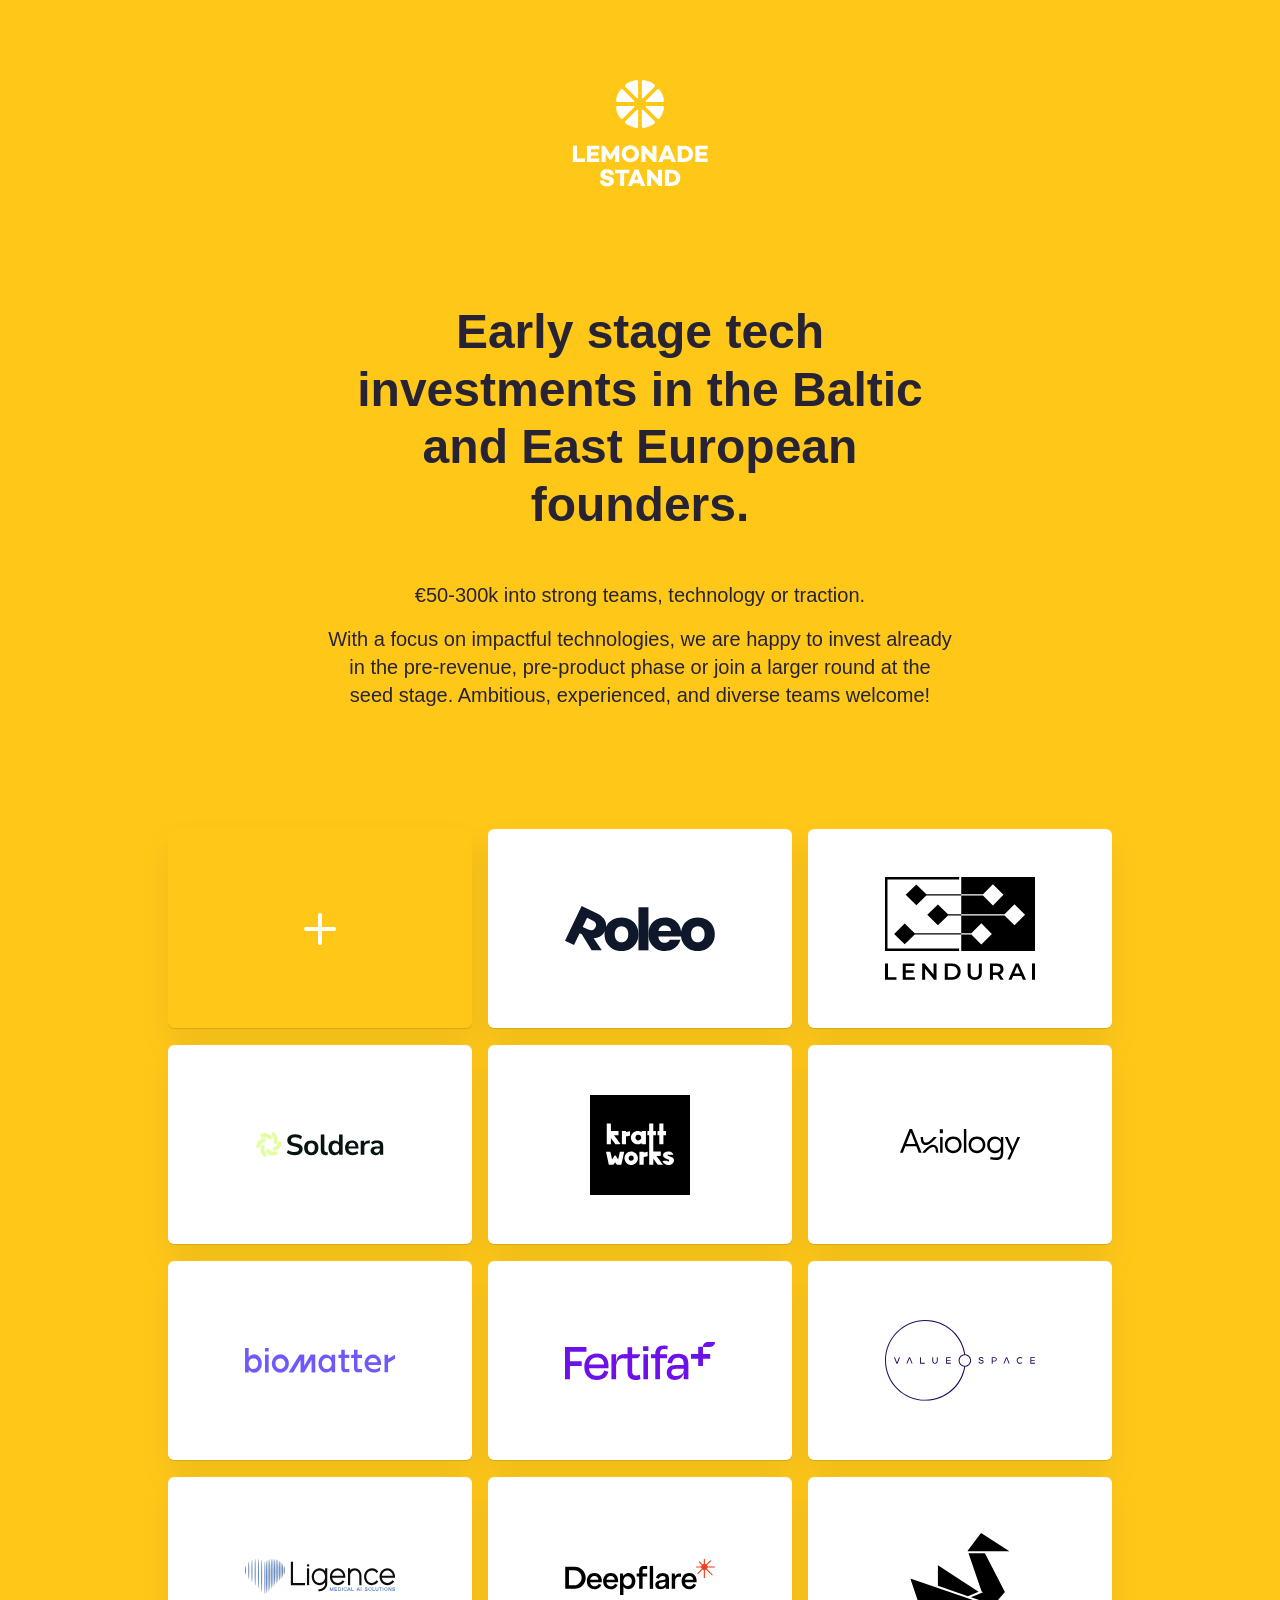
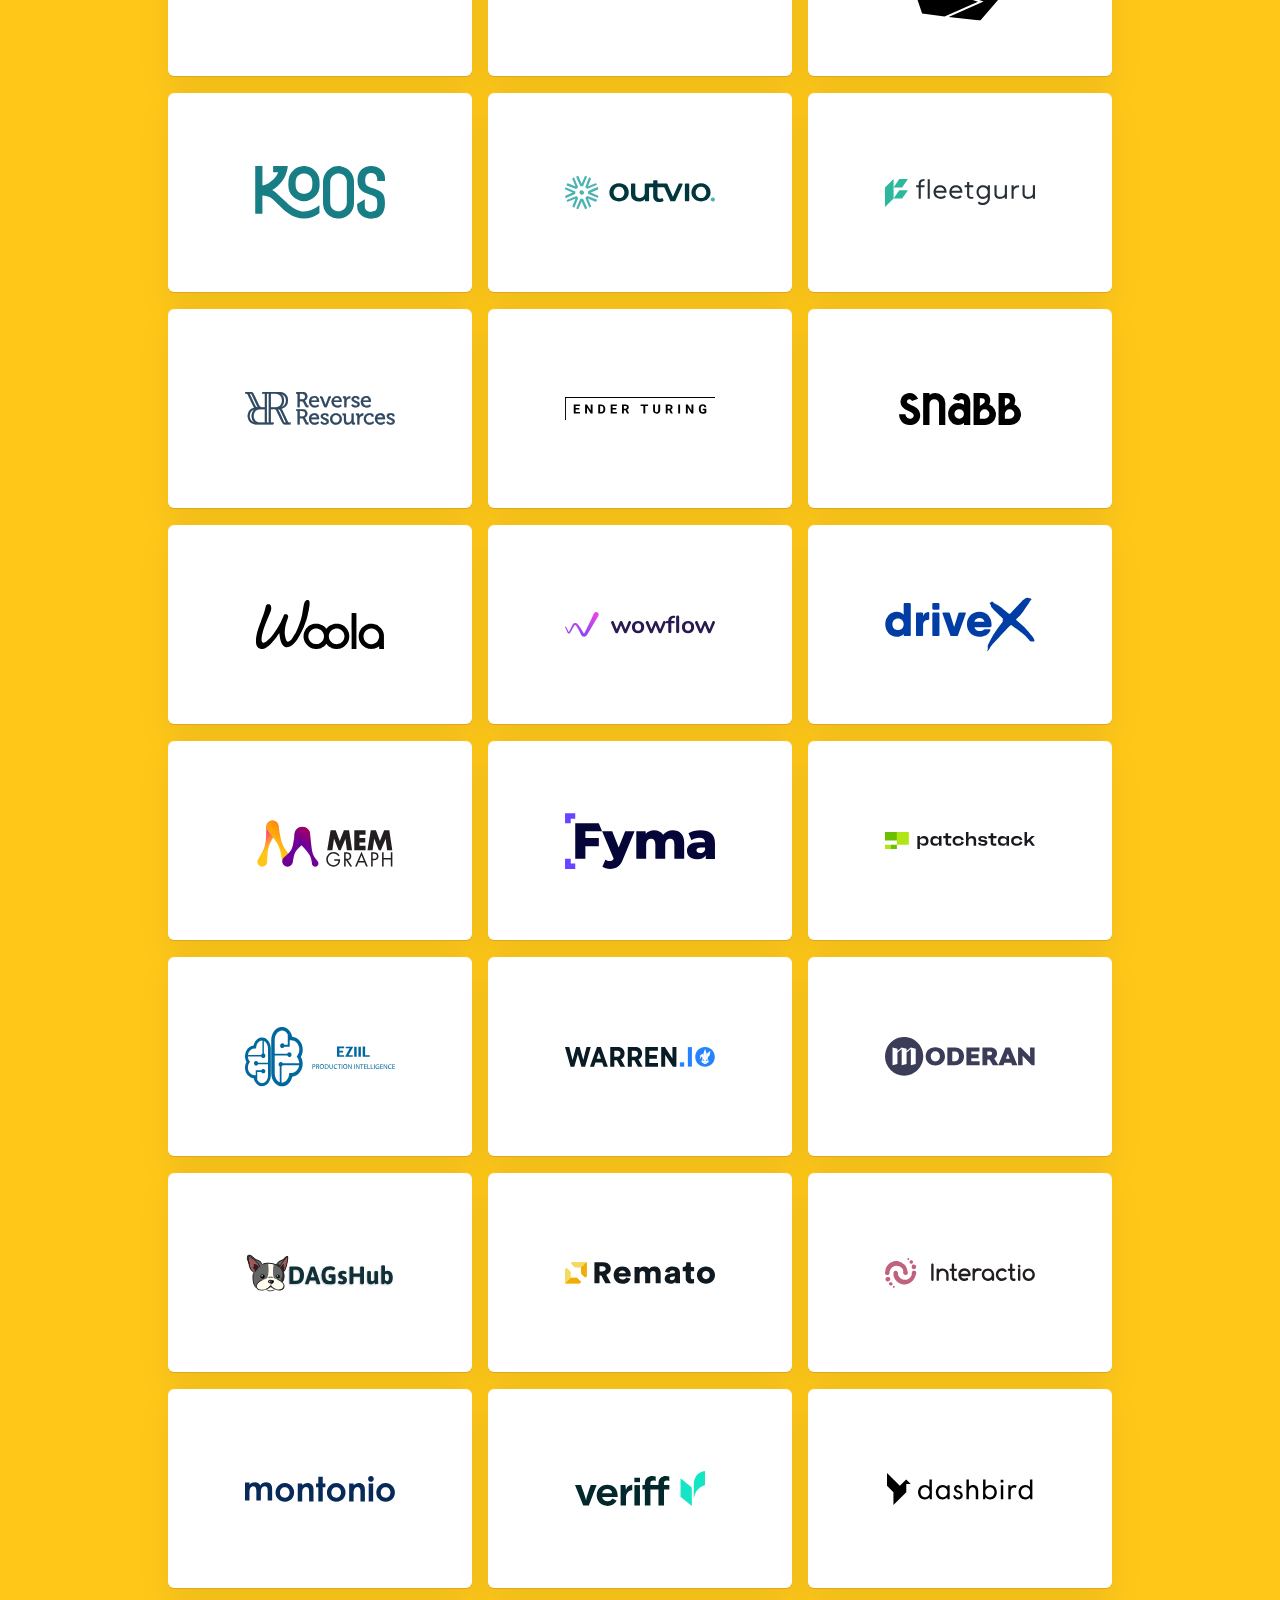
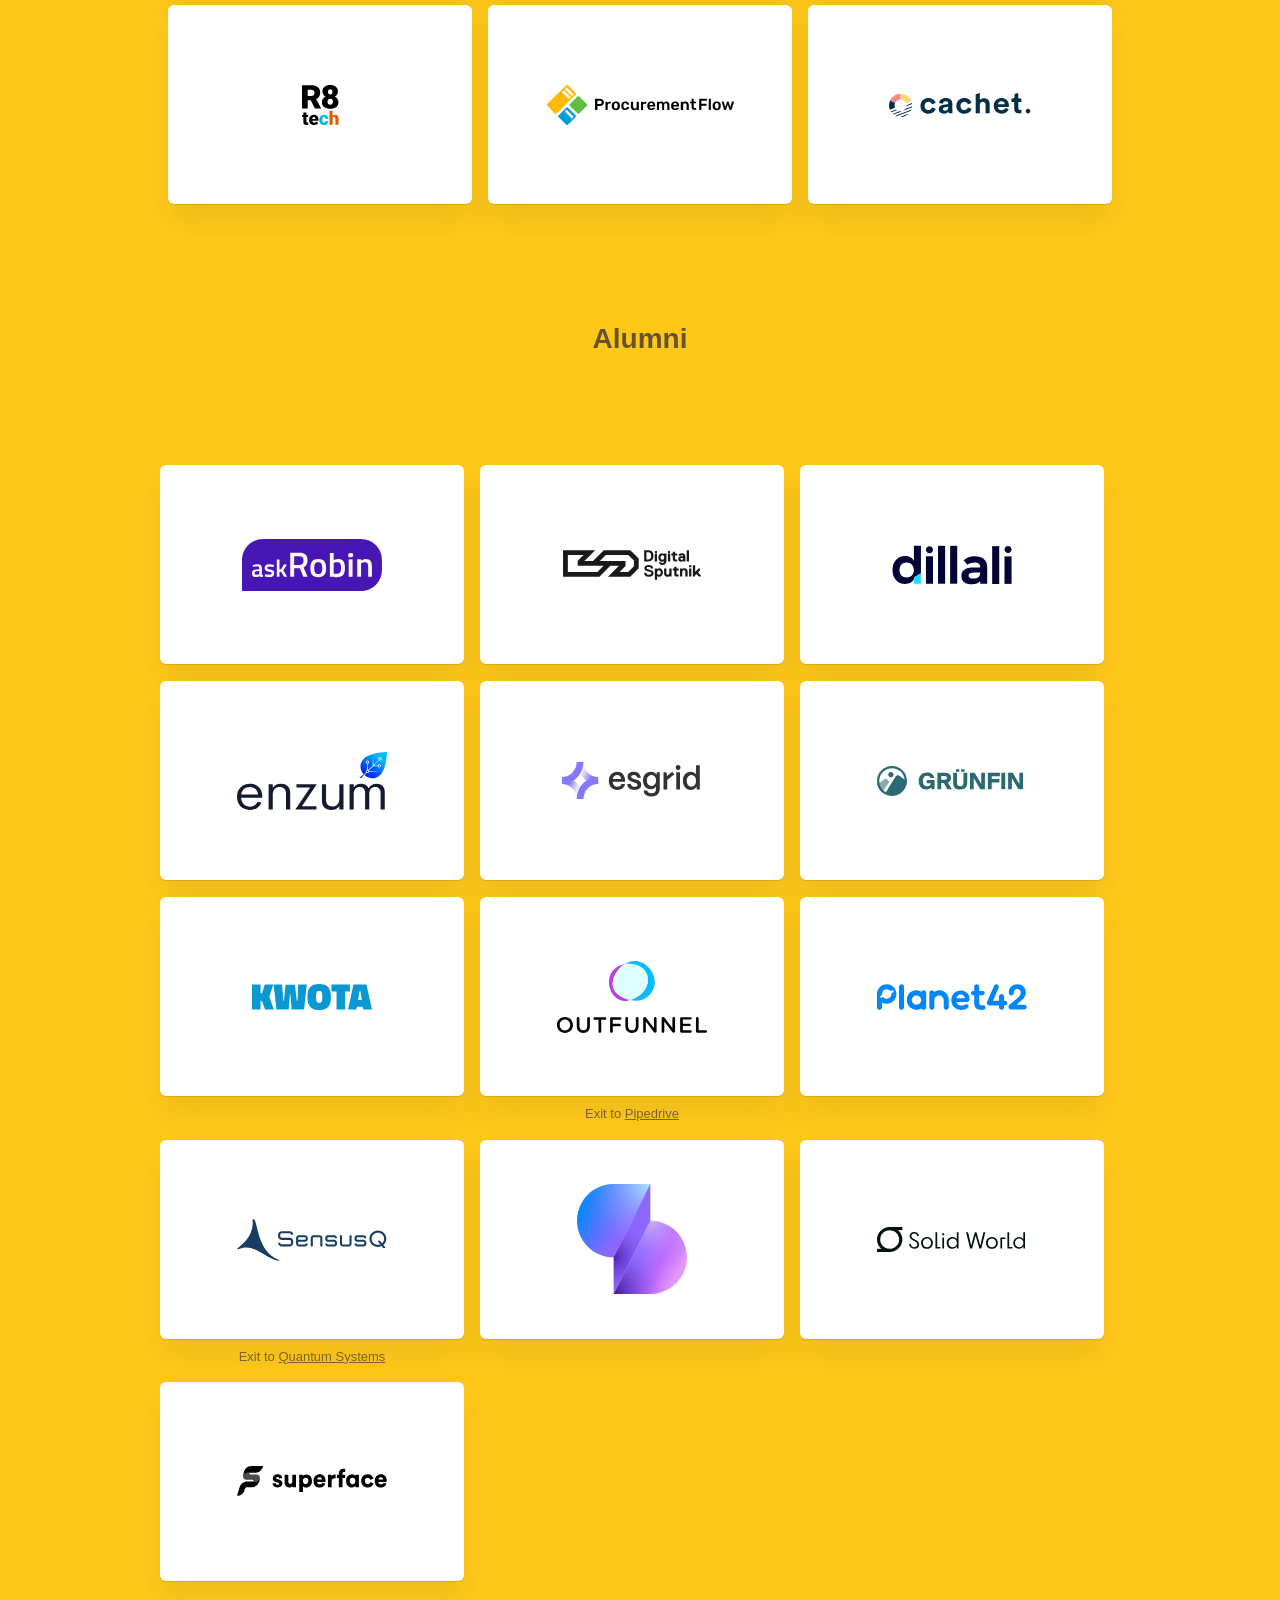
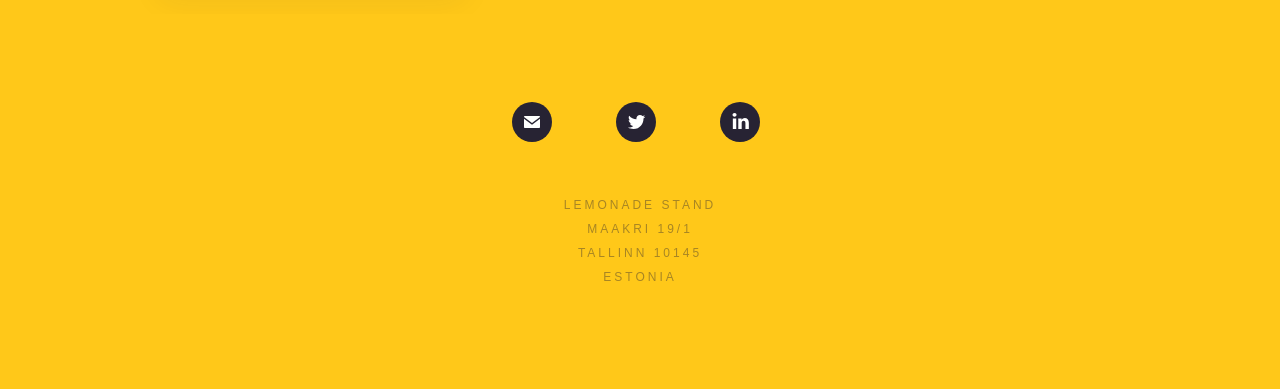
<file: index.html>
<!DOCTYPE html>
<html lang="en">

<head>
  <title>Lemonade Stand – Early stage tech startup investments</title>
  <meta name="description" content="We invest €50-300K into strong teams, technology or traction. With focus on impactful technologies we are happy to invest in pre-revenue, pre-product phase or join a later round.">
  <meta name="keywords" content="">
  <meta http-equiv="content-type" content="text/html; charset=utf-8">
  <meta name="robots" content="noodp">
  <meta http-equiv="content-language" content="en">
  <meta name="viewport" content="initial-scale=1, maximum-scale=1">
  <meta http-equiv="ImageResize" content="no">
  <meta http-equiv="ImageToolbar" content="no">
  <meta name="MSSmartTagsPreventParsing" content="true">
  <link rel="apple-touch-icon" sizes="57x57" href="assets/icons/apple-icon-57x57.png">
  <link rel="apple-touch-icon" sizes="60x60" href="assets/icons/apple-icon-60x60.png">
  <link rel="apple-touch-icon" sizes="72x72" href="assets/icons/apple-icon-72x72.png">
  <link rel="apple-touch-icon" sizes="76x76" href="assets/icons/apple-icon-76x76.png">
  <link rel="apple-touch-icon" sizes="114x114" href="assets/icons/apple-icon-114x114.png">
  <link rel="apple-touch-icon" sizes="120x120" href="assets/icons/apple-icon-120x120.png">
  <link rel="apple-touch-icon" sizes="144x144" href="assets/icons/apple-icon-144x144.png">
  <link rel="apple-touch-icon" sizes="152x152" href="assets/icons/apple-icon-152x152.png">
  <link rel="apple-touch-icon" sizes="180x180" href="assets/icons/apple-icon-180x180.png">
  <link rel="icon" type="image/png" sizes="192x192" href="assets/icons/android-icon-192x192.png">
  <link rel="icon" type="image/png" sizes="32x32" href="assets/icons/favicon-32x32.png">
  <link rel="icon" type="image/png" sizes="96x96" href="assets/icons/favicon-96x96.png">
  <link rel="icon" type="image/png" sizes="16x16" href="assets/icons/favicon-16x16.png">
  <link rel="icon" href="assets/icons/favicon.png" type="image/vnd.microsoft.icon">
  <link rel="shortcut icon" href="assets/icons/favicon.png">
  <link rel="stylesheet" href="assets/css/reset.css" type="text/css" media="screen">
  <link rel="stylesheet" href="assets/css/styles.css" type="text/css" media="screen">
  <meta property="og:description" content="€50-300k into strong teams, technology or traction. With focus on impactful technologies we are happy to invest in pre-revenue, pre-product phase or join a later round.">
  <meta property="og:title" content="Lemonade Stand - Early stage tech startup investments">
  <meta property="og:image" content="assets/icons/lemonade-stand-og.png">
  <meta property="og:url" content="https://lemonadestand.ee">
  <meta name="twitter:description" content="€50-300k into strong teams, technology or traction. With focus on impactful technologies we are happy to invest in pre-revenue, pre-product phase or join a later round.">
  <meta name="twitter:title" content="Lemonade Stand - Early stage tech startup investments">
  <meta name="twitter:card" content="summary">
</head>

<body>
  <div id="wrapper">
    <div><img src="assets/logos/lemonade_stand.svg" alt="Lemonade Stand"></div>
    <h1>Early stage tech investments in the Baltic and East European founders.</h1>
    <p>€50-300k into strong teams, technology or traction.</p>
    <p>With a focus on impactful technologies, we are happy to invest already in the pre-revenue, pre-product phase or join a larger round at the seed stage. Ambitious, experienced, and diverse teams welcome!</p>
    <div class="companies">
      <div class="company_outer"><a href="mailto:st@lemonadestand.ee" title="Contact Lemonade Stand">
          <div class="company_inner plus"></div>
        </a></div>
      <div class="company_outer"><a href="https://roleo.com/" title="Roleo – Connecting talent with tech companies">
          <div class="company_inner roleo"></div>
        </a></div>
      <div class="company_outer"><a href="https://lendurai.com" title="Lendurai – Satellite navigation and radio independent missions for drones">
          <div class="company_inner lendurai"></div>
        </a></div>
      <div class="company_outer"><a href="https://www.soldera.org/en" title="Soldera – Automated Guarantees of Origin sales agent for renewable energy producers">
          <div class="company_inner soldera"></div>
        </a></div>
      <div class="company_outer"><a href="https://www.krattworks.com" title="Krattworks – High performance UAV technology">
          <div class="company_inner krattworks"></div>
        </a></div>
      <div class="company_outer"><a href="https://www.axiology.xyz" title="Axiology – DLT securities trading and settlement infrastructure">
          <div class="company_inner axiology"></div>
        </a></div>
      <div class="company_outer"><a href="https://biomatter.ai" title="Biomatter – Creating proteins with Artificial Intelligence">
          <div class="company_inner biomatter"></div>
        </a></div>
      <div class="company_outer"><a href="https://www.fertifa.com" title="Fertifa – Reproductive healthcare for everyone">
          <div class="company_inner fertifa"></div>
        </a></div> 
      <div class="company_outer"><a href="https://www.value.space" title="ValueSpace – Space-based risk assessment and monitoring">
          <div class="company_inner valuespace"></div>
        </a></div>
      <div class="company_outer"><a href="https://www.ligence.io" title="Ligence - AI-driven echocardiography">
          <div class="company_inner ligence"></div>
        </a></div>
      <div class="company_outer"><a href="https://deepflare.ai" title="Deepflare – Accelerating vaccine discovery with AI/Machine Learning">
          <div class="company_inner deepflare"></div>
        </a></div>
      <div class="company_outer"><a href="https://www.blackswan.ltd" title="Blackswan Space – Autonomy-as-a-Service for satellite integrators and operators to eliminate risk">
          <div class="company_inner blackswan"></div>
        </a></div>
      <div class="company_outer"><a href="https://koos.io" title="Koos – A reward token platform to share your company future value with everybody giving a hand">
          <div class="company_inner koos"></div>
        </a></div>
      <div class="company_outer"><a href="https://outvio.com" title="Outvio – Ecommerce fulfilment your customers love">
          <div class="company_inner outvio"></div>
        </a></div>
      <div class="company_outer"><a href="https://fleetguru.app" title="Fleetguru – A hosted fleet management solution">
          <div class="company_inner fleetguru"></div>
        </a></div>
      <div class="company_outer"><a href="https://reverseresources.net" title="Reverse Resources – Tracking and trading platform for textile waste, providing 360 degree transparency of the waste flows">
          <div class="company_inner reverse-resources"></div>
        </a></div>
      <div class="company_outer"><a href="https://enderturing.com" title="Ender Turing – Accurate, secure, enterprise-level speech-to-text built for banks and other financial organizations">
          <div class="company_inner ender-turing"></div>
        </a></div>
     <div class="company_outer"><a href="https://snabb.xyz/en/" title="Snabb – Car related services like carwash, parking and charging all in one app">
          <div class="company_inner snabb"></div>
        </a></div>
      <div class="company_outer"><a href="https://www.woola.io" title="Woola – Packaging made of leftover sheep wool to reduce plastic waste of online shopping">
          <div class="company_inner woola"></div>
        </a></div>
      <div class="company_outer"><a href="https://wowflow.com" title="wowflow - Collaboration in asset management for maintenance teams">
          <div class="company_inner wowflow"></div>
        </a></div>
      <div class="company_outer"><a href="https://drivex.ee" title="DriveX - Vehicle damage verification for insurance companies and mobility service providers">
          <div class="company_inner drivex"></div>
        </a></div>
      <div class="company_outer"><a href="https://memgraph.com" title="Memgraph - Real-time operational graph analytics for mission-critical applications">
          <div class="company_inner memgraph"></div>
        </a></div>
      <div class="company_outer"><a href="https://fyma.ai" title="Fyma - Turn cameras into sensors with AI">
          <div class="company_inner fyma"></div>
        </a></div>
      <div class="company_outer"><a href="https://patchstack.com" title="Patchstack - Protect your site from plugin vulnerabilities">
          <div class="company_inner patchstack"></div>
        </a></div>
      <div class="company_outer"><a href="https://eziil.com" title="Eziil - Factory production management">
          <div class="company_inner eziil"></div>
        </a></div>
      <div class="company_outer"><a href="https://warren.io" title="Warren - Private cloud platform">
          <div class="company_inner warren"></div>
        </a></div>
      <div class="company_outer"><a href="https://moderansolutions.com" title="Moderan - Commercial real estate lease and property management software">
          <div class="company_inner moderan"></div>
        </a></div>
      <div class="company_outer"><a href="https://dagshub.com" title="DAGsHUB - Data science collaboration platform">
          <div class="company_inner dagshub"></div>
        </a></div>
      <div class="company_outer"><a href="https://remato.com" title="Remato - Construction software to manage teams, tools and projects">
          <div class="company_inner remato"></div>
        </a></div>
      <div class="company_outer"><a href="https://interactio.io" title="Interactio - Simultaneous translation platform">
          <div class="company_inner interactio"></div>
        </a></div>
      <div class="company_outer"><a href="https://montonio.com" title="Montonio - Payments and shipping for ecommerce">
          <div class="company_inner montonio"></div>
        </a></div>
      <div class="company_outer"><a href="https://www.veriff.com/" title="Veriff - Identity verification done in seconds">
          <div class="company_inner veriff"></div>
        </a></div>
      <div class="company_outer"><a href="https://dashbird.io" title="Dashbird - Serverless monitoring platform to detect and fix problems in seconds">
          <div class="company_inner dashbird"></div>
        </a></div>
      <div class="company_outer"><a href="https://r8tech.io" title="R8tech - Digital operator and energy efficiency for large commercial buildings">
          <div class="company_inner r8_tech"></div>
        </a></div>
      <div class="company_outer"><a href="https://www.procurementflow.com" title="Procurement Flow">
          <div class="company_inner procurement_flow"></div>
        </a></div>
      <div class="company_outer"><a href="https://cachet.me" title="Cachet - Insurance for the gig economy">
          <div class="company_inner cachet"></div>
        </a></div>
    </div>
    <h2>Alumni</h2>
    <div class="companies alumni">
      <div class="company_outer"><div class="company_inner askrobin"></div></div>
      <div class="company_outer"><div class="company_inner digital_sputnik"></div></div>
      <div class="company_outer"><div class="company_inner dillali"></div></div>
      <div class="company_outer"><div class="company_inner enzum"></div></div>
      <div class="company_outer"><div class="company_inner esgrid"></div></div>
      <div class="company_outer"><div class="company_inner grunfin"></div></div>
      <div class="company_outer"><div class="company_inner kwota"></div></div>
      <div class="company_wrap"><div class="company_outer"><div class="company_inner outfunnel"></div></div><div class="exit_caption">Exit to <a href="https://www.pipedrive.com" title="Pipedrive">Pipedrive</a></div></div>
      <div class="company_outer"><div class="company_inner planet42"></div></div>
      <div class="company_wrap"><div class="company_outer"><div class="company_inner sensusq"></div></div><div class="exit_caption">Exit to <a href="https://www.quantum-systems.com" title="Quantum Systems">Quantum Systems</a></div></div>
      <div class="company_outer"><div class="company_inner simlai"></div></div>
      <div class="company_outer"><div class="company_inner solidworld"></div></div>
      <div class="company_outer"><div class="company_inner superface"></div></div>
    </div>
    <ul class="links">
      <li><a href="mailto:st@lemonadestand.ee" title="Contact Lemonade Stand"><img src="assets/icons/email.svg" alt="Email Lemonade Stand"></a></li>
      <li><a href="https://twitter.com/siimteller" title="Follow Lemonade Stand Managing Partner @siimteller on Twitter"><img src="assets/icons/tw.svg" alt="Follow Siim Teller on Twitter"></a></li>
      <li><a href="https://www.linkedin.com/company/lemonade-stand-vc" title="Follow Lemonade Stand on LinkedIn"><img src="assets/icons/linkedin.svg" alt="Follow Lemonade Stand on LinkedIn"></a></li>
    </ul>
    <div id="footer">
      Lemonade Stand<br>
      Maakri 19/1<br>
      Tallinn 10145<br>
      Estonia
    </div>
  </div>
</body>

</html>
</file>
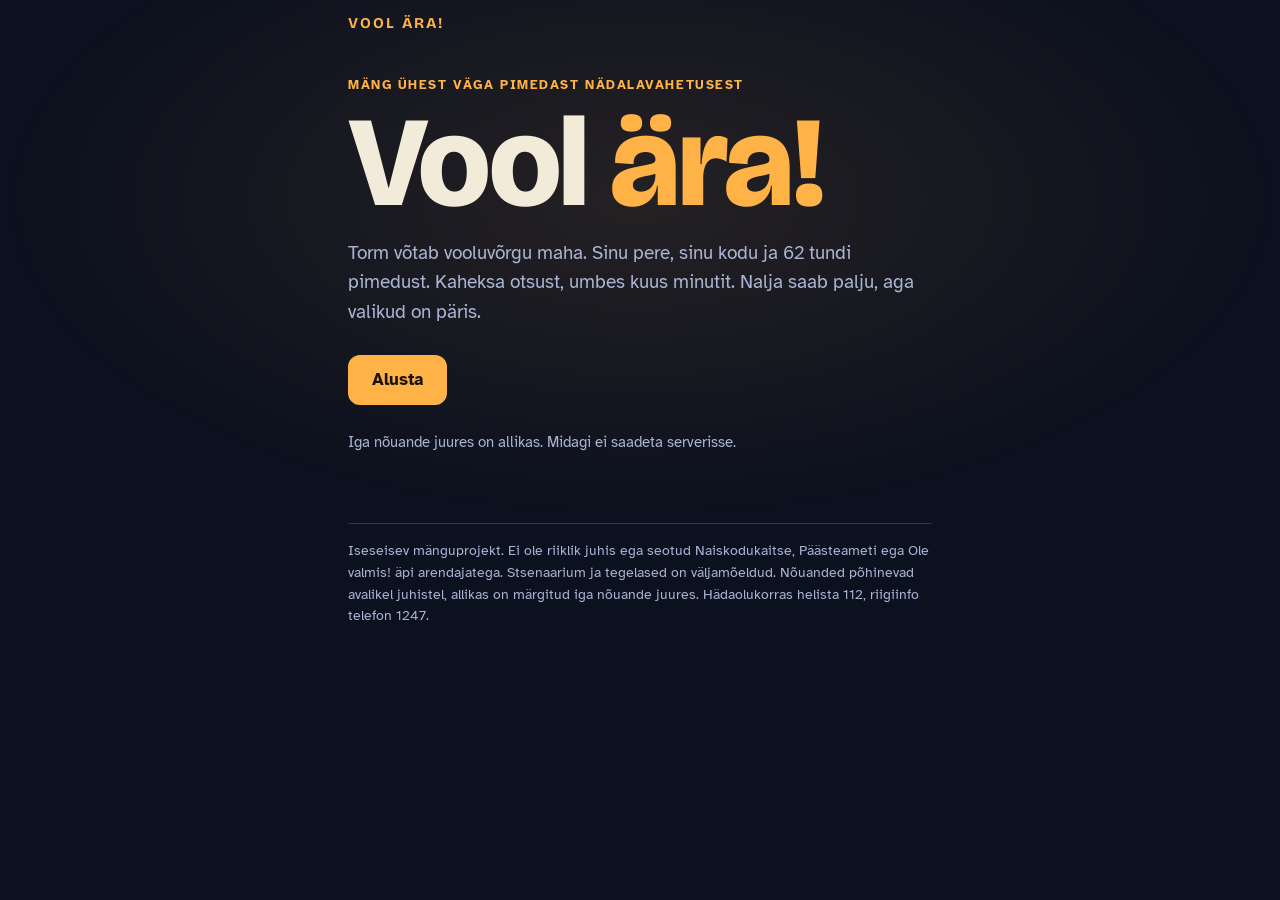
<file: vool-ara/index.html>
<!DOCTYPE html>
<html lang="et">
<head>
<meta charset="utf-8">
<meta name="viewport" content="width=device-width, initial-scale=1">
<title>Vool ära!</title>
<meta name="description" content="Mäng ühest väga pimedast nädalavahetusest. Sinu pere, sinu kodu, 62 tundi ilma elektrita.">
<meta property="og:title" content="Vool ära!">
<meta property="og:description" content="Torm, sinu pere ja 62 tundi pimedust. Kaheksa otsust, umbes kuus minutit.">
<link rel="preconnect" href="https://fonts.googleapis.com">
<link rel="preconnect" href="https://fonts.gstatic.com" crossorigin>
<link href="https://fonts.googleapis.com/css2?family=Atkinson+Hyperlegible:wght@400;700&family=Bricolage+Grotesque:opsz,wght@12..96,500..800&display=swap" rel="stylesheet">
<style>
/* Layout idea: one narrow column read by torchlight. Amber light on night blue,
   a glow behind the story that follows the phone battery. Single dark theme by choice. */
:root{
  --ink:#0c111f; --ink-2:#141b30; --ink-3:#1e2848; --line:#2b3659;
  --text:#f3ebd9; --muted:#a8b4d2; --lamp:#ffb347; --lamp-2:#ffd08a; --ember:#ff7b5f;
  --display:'Bricolage Grotesque','Arial Narrow',system-ui,sans-serif;
  --body:'Atkinson Hyperlegible',system-ui,-apple-system,'Segoe UI',sans-serif;
  --glow:.5;
  color-scheme:dark;
}
*{box-sizing:border-box}
html{background:var(--ink);min-height:100%}
body{margin:0;min-height:100%;background:var(--ink);color:var(--text);font:400 18px/1.55 var(--body);-webkit-text-size-adjust:100%}
body::before{content:"";position:fixed;inset:0;pointer-events:none;z-index:0;
  background:radial-gradient(70% 50% at 50% 22%,rgba(255,179,71,calc(var(--glow)*.20)),transparent 72%)}
.wrap{position:relative;z-index:1;max-width:620px;margin:0 auto;padding:0 18px 72px}
button{font:inherit;color:inherit;cursor:pointer}
:focus-visible{outline:3px solid var(--lamp-2);outline-offset:3px;border-radius:6px}
h1,h2,h3{font-family:var(--display);margin:0;text-wrap:balance}
a{color:var(--lamp-2)}

.top{display:flex;justify-content:space-between;align-items:center;padding:14px 0 6px}
.brand{font:700 15px var(--display);letter-spacing:.14em;text-transform:uppercase;color:var(--lamp);white-space:nowrap;flex:none}
.top{gap:14px}
.top .fam{font-size:13px;color:var(--muted);text-align:right}

/* HUD */
.hud{position:sticky;top:0;z-index:5;padding:8px 0 10px;background:linear-gradient(var(--ink) 82%,rgba(12,17,31,0))}
.meters{display:grid;grid-template-columns:repeat(3,1fr);gap:8px 14px}
.m{min-width:0}
.ml{display:flex;align-items:center;gap:6px;font:700 12px var(--body);letter-spacing:.04em;text-transform:uppercase;color:var(--muted);margin-bottom:4px;white-space:nowrap}
.ml svg{width:15px;height:15px;flex:none;fill:none;stroke:currentColor;stroke-width:1.9;stroke-linecap:round;stroke-linejoin:round}
.bar{height:7px;background:var(--ink-3);border-radius:4px;overflow:hidden}
.bar i{display:block;height:100%;width:0;background:var(--lamp);border-radius:4px;transition:width .7s cubic-bezier(.2,.8,.2,1)}
.m.low .ml{color:var(--ember)}
.m.low .bar i{background:repeating-linear-gradient(135deg,var(--ember) 0 5px,#ffb09e 5px 10px)}
.clock{margin-top:10px;display:flex;align-items:center;gap:10px;font:700 12px var(--body);letter-spacing:.04em;text-transform:uppercase;color:var(--muted)}
.track{position:relative;flex:1;height:2px;background:var(--line)}
.track i{position:absolute;left:0;top:0;height:2px;background:var(--lamp);transition:width .7s}
.track b{position:absolute;top:-4px;width:2px;height:10px;background:var(--line)}
.track b.on{background:var(--lamp)}

.kicker{font:700 13px var(--body);letter-spacing:.12em;text-transform:uppercase;color:var(--lamp)}
.lead{color:var(--muted);font-size:19px;max-width:34em}
.btn{display:inline-flex;align-items:center;justify-content:center;gap:8px;min-height:50px;padding:12px 22px;border-radius:12px;border:2px solid var(--lamp);background:var(--lamp);color:#1b1305;font:700 17px var(--body);text-decoration:none;transition:transform .15s,background .15s}
.btn:hover{background:var(--lamp-2);border-color:var(--lamp-2)}
.btn:active{transform:translateY(1px)}
.btn[disabled]{background:transparent;color:var(--muted);border-color:var(--line);cursor:not-allowed}
.btn.ghost{background:transparent;color:var(--text);border-color:var(--line)}
.btn.ghost:hover{border-color:var(--lamp);background:rgba(255,179,71,.08)}

.hero{padding:26px 0 8px}
.hero h1{font-size:clamp(68px,22vw,128px);line-height:.88;font-weight:800;letter-spacing:-.02em;margin:14px 0 18px}
.hero h1 .flick{display:inline-block;color:var(--lamp);animation:flick 5.5s infinite}
@keyframes flick{0%,86%,100%{opacity:1}87%{opacity:.25}88%{opacity:1}90%{opacity:.4}91%{opacity:1}93%{opacity:.15}94%{opacity:1}}
.meta{margin-top:26px;color:var(--muted);font-size:15px}
.cta-row{display:flex;flex-wrap:wrap;gap:12px;margin-top:28px}

/* setup */
.setup h2{font-size:34px;line-height:1.05;margin:22px 0 6px}
.setup h3{font-size:21px;margin:30px 0 10px}
.rows{display:grid;gap:8px}
.row{display:flex;align-items:center;justify-content:space-between;gap:12px;padding:10px 14px;border:1.5px solid var(--line);border-radius:12px;background:var(--ink-2)}
.row .lbl strong{display:block;font-weight:700;line-height:1.2}
.row .lbl span{display:block;color:var(--muted);font-size:14px}
.step{display:flex;align-items:center;gap:6px;flex:none}
.step button{width:40px;height:40px;border-radius:10px;border:1.5px solid var(--line);background:var(--ink);font:700 20px var(--body);line-height:1}
.step button:hover:not([disabled]){border-color:var(--lamp)}
.step button[disabled]{opacity:.35;cursor:not-allowed}
.step output{min-width:28px;text-align:center;font:800 22px var(--display);color:var(--lamp);font-variant-numeric:tabular-nums}
.seg{display:grid;gap:8px}
.choice{display:grid;grid-template-columns:22px 1fr;gap:12px;text-align:left;width:100%;padding:12px 14px;border:1.5px solid var(--line);border-radius:12px;background:var(--ink-2)}
.choice .dot{width:20px;height:20px;border-radius:50%;border:2px solid var(--muted);margin-top:2px}
.choice[aria-pressed=true]{border-color:var(--lamp);background:rgba(255,179,71,.09)}
.choice[aria-pressed=true] .dot{border:6px solid var(--lamp)}
.choice strong{display:block;line-height:1.25}
.choice span.s{display:block;color:var(--muted);font-size:15px;margin-top:2px}
.toggles{display:flex;gap:8px;flex-wrap:wrap}
.tog{min-height:44px;padding:8px 18px;border-radius:999px;border:1.5px solid var(--line);background:var(--ink-2);font-weight:700}
.tog[aria-pressed=true]{background:var(--lamp);color:#1b1305;border-color:var(--lamp)}
.sum{margin-top:22px;padding:12px 14px;border-left:3px solid var(--lamp);color:var(--muted);font-size:16px}
.sum b{color:var(--text)}

/* prep */
.when{display:flex;align-items:baseline;gap:12px;margin:22px 0 4px;flex-wrap:wrap}
.when .t{font:800 40px/1 var(--display);color:var(--lamp);font-variant-numeric:tabular-nums}
.when .d{font:700 13px var(--body);letter-spacing:.1em;text-transform:uppercase;color:var(--muted)}
h2.st{font-size:34px;line-height:1.05;margin:4px 0 14px}
h2:focus,h2:focus-visible{outline:none}
.story p{margin:0 0 14px}
.home{border-left:3px solid var(--line);padding:2px 0 2px 14px;color:var(--muted);font-size:16px;margin:16px 0 20px}
.picks{display:grid;grid-template-columns:1fr;gap:8px;margin:0;padding:0;list-style:none}
.pick{display:grid;grid-template-columns:26px 1fr;gap:12px;width:100%;text-align:left;padding:12px 14px;border:1.5px solid var(--line);border-radius:12px;background:var(--ink-2);transition:border-color .15s,background .15s}
.pick:hover{border-color:var(--muted)}
.pick .box{width:22px;height:22px;border:2px solid var(--muted);border-radius:6px;margin-top:2px;display:grid;place-items:center}
.pick[aria-pressed=true]{border-color:var(--lamp);background:rgba(255,179,71,.09)}
.pick[aria-pressed=true] .box{background:var(--lamp);border-color:var(--lamp)}
.pick[aria-pressed=true] .box::after{content:"";width:6px;height:11px;border:solid #1b1305;border-width:0 3px 3px 0;transform:rotate(45deg) translate(-1px,-1px)}
.pick[aria-disabled=true]{opacity:.45;cursor:not-allowed}
.pick strong{display:block;font-weight:700;line-height:1.25}
.pick span.s{display:block;color:var(--muted);font-size:15px;line-height:1.35;margin-top:2px}
.pick .new{display:inline-block;margin-left:6px;padding:0 7px;border-radius:999px;font:700 11px var(--body);letter-spacing:.06em;text-transform:uppercase;background:var(--ink-3);color:var(--lamp-2);vertical-align:2px}
.counter{display:flex;justify-content:space-between;align-items:center;margin:20px 0 12px;font:700 15px var(--body);color:var(--muted)}
.counter b{color:var(--lamp);font-size:22px;font-variant-numeric:tabular-nums}

/* scene */
.drift{display:flex;flex-wrap:wrap;gap:6px;align-items:center;margin:0 0 16px;font-size:14px;color:var(--muted)}
.dc{display:inline-flex;gap:5px;padding:1px 9px;border-radius:999px;border:1px solid;font:700 13px var(--body);font-variant-numeric:tabular-nums;white-space:nowrap}
.dc.up{color:var(--lamp);border-color:rgba(255,179,71,.5)}
.dc.dn{color:var(--ember);border-color:rgba(255,123,95,.5)}
.opts{display:grid;gap:10px;margin:22px 0 0;padding:0;list-style:none}
.opt{display:grid;grid-template-columns:30px 1fr;gap:12px;align-items:start;width:100%;text-align:left;padding:14px 16px;border:1.5px solid var(--line);border-radius:12px;background:var(--ink-2);transition:border-color .15s,transform .15s,background .15s}
.opt:hover:not([disabled]){border-color:var(--lamp);background:rgba(255,179,71,.07);transform:translateX(3px)}
.opt .n{width:26px;height:26px;border-radius:50%;border:1.5px solid var(--muted);display:grid;place-items:center;font:700 13px var(--body);color:var(--muted);margin-top:1px}
.opt[disabled]{border-style:dashed;background:transparent;color:var(--muted);cursor:not-allowed}
.opt .lock{display:block;font-size:14px;color:var(--ember);margin-top:3px}
.res{border-left:3px solid var(--lamp);padding:2px 0 2px 16px;margin:20px 0 0}
.res .you{font:700 13px var(--body);letter-spacing:.08em;text-transform:uppercase;color:var(--muted);margin:0 0 6px}
.res p{margin:0 0 12px}
.res .more::before{content:"+ ";color:var(--lamp);font-weight:700}
.res .less::before{content:"- ";color:var(--ember);font-weight:700}
.deltas{display:flex;flex-wrap:wrap;gap:6px;margin:14px 0}
.tip{display:block;margin:16px 0 4px;padding:12px 14px;border-radius:10px;background:var(--ink-2);border:1px solid var(--line);font-size:16px}
.tip b{display:block;font:700 12px var(--body);letter-spacing:.1em;text-transform:uppercase;color:var(--lamp);margin-bottom:3px}
.tip.game b{color:var(--muted)}
.tip .src{display:block;margin-top:6px;font-size:13px;color:var(--muted)}
.next{margin-top:18px}

/* end */
.score{display:flex;align-items:baseline;gap:10px;margin:6px 0 10px;font-family:var(--display)}
.score b{font-size:84px;line-height:.9;font-weight:800;color:var(--lamp);font-variant-numeric:tabular-nums}
.score span{font-size:22px;color:var(--muted)}
.sec{margin-top:34px}
.sec h3{font-size:22px;margin-bottom:10px}
.chips{display:flex;flex-wrap:wrap;gap:8px;padding:0;margin:0;list-style:none}
.chip{padding:5px 12px;border:1px solid var(--line);border-radius:999px;font-size:15px;background:var(--ink-2)}
.chip em{font-style:normal;color:var(--lamp);font-weight:700}
.miss{display:grid;gap:10px;margin:0;padding:0;list-style:none}
.miss li{padding:12px 14px;border:1px solid var(--line);border-radius:12px;background:var(--ink-2)}
.miss strong{display:block}
.miss span{color:var(--muted);font-size:16px}
.rate{display:grid;grid-template-columns:repeat(5,1fr);gap:8px;margin:10px 0}
.rate button{min-height:54px;border:1.5px solid var(--line);background:var(--ink-2);border-radius:12px;font:700 20px var(--display)}
.rate button:hover{border-color:var(--lamp)}
.rate button[aria-pressed=true]{background:var(--lamp);color:#1b1305;border-color:var(--lamp)}
.scale{display:flex;justify-content:space-between;font-size:14px;color:var(--muted)}
.yn{display:flex;gap:8px;margin:10px 0}
.yn button{flex:1;min-height:48px;border:1.5px solid var(--line);background:var(--ink-2);border-radius:12px;font-weight:700}
.yn button[aria-pressed=true]{background:var(--lamp);color:#1b1305;border-color:var(--lamp)}
textarea,input.share{width:100%;font:inherit;color:var(--text);background:var(--ink-2);border:1.5px solid var(--line);border-radius:12px;padding:10px 12px}
textarea{min-height:76px;resize:vertical}
label.q{display:block;font-weight:700;margin:18px 0 4px}
.note{font-size:14px;color:var(--muted);margin-top:8px}
details.srcs{margin-top:34px;border-top:1px solid var(--line);padding-top:14px}
details.srcs summary{cursor:pointer;font-weight:700}
details.srcs ul{padding-left:18px;font-size:15px;color:var(--muted)}
.foot{margin-top:46px;padding-top:16px;border-top:1px solid var(--line);font-size:14px;color:var(--muted)}
.toast{color:var(--lamp-2);font-weight:700;margin-top:10px;min-height:1.4em}

#blackout{position:fixed;inset:0;background:#000;opacity:0;pointer-events:none;z-index:50}
#blackout.on{animation:cut 1.5s linear forwards}
@keyframes cut{0%{opacity:0}6%{opacity:1}11%{opacity:.05}16%{opacity:1}22%{opacity:.35}27%{opacity:1}78%{opacity:1}100%{opacity:0}}
@media (prefers-reduced-motion:reduce){
  .hero h1 .flick{animation:none}
  .bar i,.track i,.opt,.btn{transition:none}
  #blackout.on{animation:none}
}
@media (max-width:420px){
  body{font-size:17px}
  .meters{gap:8px 10px}
  .ml{font-size:11px}
  h2.st,.setup h2{font-size:29px}
  .when .t{font-size:34px}
}

/* v3: ajaeelarve ja poeskäik */
.budget{margin:18px 0 6px;padding:12px 14px;border:1.5px solid var(--line);border-radius:12px;background:var(--ink-2)}
.budget .row1{display:flex;justify-content:space-between;align-items:baseline;gap:10px;font-weight:700}
.budget .row1 b{font:800 26px var(--display);color:var(--lamp);font-variant-numeric:tabular-nums}
.budget .tbar{height:8px;background:var(--ink-3);border-radius:4px;overflow:hidden;margin-top:8px}
.budget .tbar i{display:block;height:100%;background:var(--lamp);transition:width .5s}
.budget .tbar i.low{background:var(--ember)}
.secth{display:flex;justify-content:space-between;align-items:baseline;gap:10px;margin:26px 0 10px}
.secth h3{font-size:21px}
.secth span{font-size:14px;color:var(--muted)}
.mins{display:inline-block;margin-left:8px;padding:0 8px;border-radius:999px;border:1px solid var(--line);font:700 12px var(--body);color:var(--lamp-2);vertical-align:2px;font-variant-numeric:tabular-nums}
.odds{display:inline-block;margin-left:8px;font:700 12px var(--body);color:var(--muted)}
.odds.lo{color:var(--ember)}
.pick .warn{display:block;color:var(--ember);font-size:14px;margin-top:4px}
.pick .ok{display:block;color:var(--lamp-2);font-size:14px;margin-top:4px}
.shopres{list-style:none;padding:0;margin:0;display:grid;gap:6px}
.shopres li{display:flex;gap:10px;align-items:baseline;padding:8px 12px;border-radius:10px;background:var(--ink-2);border:1px solid var(--line)}
.shopres .st{flex:none;width:96px;font:700 12px var(--body);letter-spacing:.06em;text-transform:uppercase}
.shopres .st.ok{color:var(--lamp)} .shopres .st.out{color:var(--ember)} .shopres .st.late{color:var(--muted)}
.shopnote{color:var(--muted);font-size:16px;margin:10px 0}

/* v4: kodu ristlõige ja hilinenud tagajärjed */
figure.house{margin:16px 0 0}
figure.house svg{display:block;width:100%;height:auto;max-height:240px}
@keyframes rain{from{transform:translate(0,-10px)}to{transform:translate(-4px,10px)}}
.rain{animation:rain .6s linear infinite}
@keyframes flick2{0%,100%{opacity:1}40%{opacity:.7}60%{opacity:.9}}
.flame{animation:flick2 1.2s ease-in-out infinite}
.echo{margin:4px 0 16px;padding:12px 14px;border-radius:10px;border:1px dashed var(--lamp);background:rgba(255,179,71,.06)}
.echo b{display:block;font:700 12px var(--body);letter-spacing:.1em;text-transform:uppercase;color:var(--lamp);margin-bottom:4px}
.echo p{margin:0 0 6px;font-size:16px}
.echo p:last-child{margin-bottom:0}
@media (prefers-reduced-motion:reduce){.rain,.flame{animation:none}}
.echo.crisis{border:1.5px solid var(--ember);background:rgba(255,123,95,.08)}
.echo.crisis b{color:var(--ember)}

/* v6: alati nähtav ajaeelarve ekraani allservas */
.dock{position:fixed;left:0;right:0;bottom:0;z-index:30;background:rgba(12,17,31,.97);border-top:1px solid var(--line);
  padding:10px 18px calc(10px + env(safe-area-inset-bottom));box-shadow:0 -10px 30px rgba(0,0,0,.4)}
.dock-in{max-width:620px;margin:0 auto}
.dock-row{display:flex;align-items:center;gap:14px}
.dock-t{flex:1;min-width:0}
.dock-t b{font:800 26px/1 var(--display);color:var(--lamp);font-variant-numeric:tabular-nums;margin-right:6px}
.dock-t span{font-size:14px;color:var(--muted)}
.dock .tbar{height:6px;background:var(--ink-3);border-radius:4px;overflow:hidden;margin-top:6px}
.dock .tbar i{display:block;height:100%;background:var(--lamp)}
.dock .tbar i.low{background:var(--ember)}
.dock-warn{margin-bottom:8px;padding:8px 10px;border-radius:8px;border:1.5px solid var(--ember);background:rgba(255,123,95,.1);font-size:15px}
.dock-warn b{color:var(--ember)}
section.prepsec{padding-bottom:130px}
</style>
</head>
<body>
<div id="blackout" aria-hidden="true"></div>
<div class="wrap">
  <header class="top">
    <span class="brand">Vool ära!</span>
    <span class="fam" id="famline"></span>
  </header>
  <div class="hud" id="hud" hidden></div>
  <main id="main" tabindex="-1"></main>
  <noscript><p>See mäng vajab JavaScripti.</p></noscript>
  <footer class="foot" id="foot">Iseseisev mänguprojekt. Ei ole riiklik juhis ega seotud Naiskodukaitse, Päästeameti ega Ole valmis! äpi arendajatega. Stsenaarium ja tegelased on väljamõeldud. Nõuanded põhinevad avalikel juhistel, allikas on märgitud iga nõuande juures. Hädaolukorras helista 112, riigiinfo telefon 1247.</footer>
</div>

<script>
(function(){
'use strict';

/* ===== Seaded: muuda enne avaldamist ===== */
const CONFIG = {
  shareUrl:'https://lemonadestand.ee/vool-ara/',
  feedbackEndpoint:'',         // valikuline: URL, mis võtab vastu JSON POST-i anonüümse tagasisidega
  appUrl:'https://www.olevalmis.ee/',
  guideUrl:'https://www.olevalmis.ee/kodused-varud',
  stockUrl:null,
  ctas:{share:true, again:true, app:true, stock:false}
};

const FAST = /[?&]fast=1/.test(location.search);
const REDUCED = window.matchMedia && matchMedia('(prefers-reduced-motion: reduce)').matches;
const METERS = ['warmth','water','food','info','power','mood'];
const BASE = {warmth:70, water:30, food:35, info:20, power:45, mood:70};
const TOTAL_H = 62;
const BUDGET = 90, PREP_START = 16*60 + 40;         // 16:40, torm 18:12
const SHOP_BASE = 45, SHOP_PER_ITEM = 5, SHOP_QUEUE_MAX = 30;
const SCORE_LO = 10, SCORE_HI = 66;                  // kalibreeritud simulatsiooniga

const ML = {warmth:'Soojus', water:'Vesi', food:'Toit', info:'Info', power:'Aku', mood:'Meeleolu'};
const ICON = {
  warmth:'<path d="M12 3c1 3.5 5 5.2 5 10a5 5 0 0 1-10 0c0-2 1-3.2 2-4.2.2 1.4.9 2.2 1.8 2.6C10.2 8.8 10.6 5.7 12 3z"/>',
  water:'<path d="M12 3.5C9 8 6.5 11 6.5 14.2a5.5 5.5 0 0 0 11 0C17.5 11 15 8 12 3.5z"/>',
  food:'<path d="M6 7c0-1.1 2.7-2 6-2s6 .9 6 2v10c0 1.1-2.7 2-6 2s-6-.9-6-2V7z"/><path d="M6 7c0 1.1 2.7 2 6 2s6-.9 6-2M6 12c0 1.1 2.7 2 6 2s6-.9 6-2"/>',
  info:'<path d="M6 17a8 8 0 0 1 0-10M9 14.5a4 4 0 0 1 0-5M18 7a8 8 0 0 1 0 10M15 9.5a4 4 0 0 1 0 5"/><circle cx="12" cy="12" r="1"/>',
  power:'<rect x="3" y="8" width="16" height="8" rx="2"/><path d="M21 11v2"/>',
  mood:'<path d="M12 20s-7-4.4-7-10a4 4 0 0 1 7-2.5A4 4 0 0 1 19 10c0 5.6-7 10-7 10z"/>'
};

/* ===== Allikad ===== */
const SRC = {
  ov_el:{lab:'Ametlik juhis', name:'olevalmis.ee: Elektrikatkestus', url:'https://www.olevalmis.ee/elektrikatkestus'},
  ov_kute:{lab:'Ametlik juhis', name:'olevalmis.ee: Küttekatkestus', url:'https://www.olevalmis.ee/kuttekatkestus'},
  ov_vesi:{lab:'Ametlik juhis', name:'olevalmis.ee: Veekatkestus', url:'https://www.olevalmis.ee/veekatkestus'},
  ov_varud:{lab:'Ametlik juhis', name:'olevalmis.ee: Kodused varud', url:'https://www.olevalmis.ee/kodused-varud'},
  ov_nr:{lab:'Ametlik juhis', name:'olevalmis.ee: Abinumbrid', url:'https://www.olevalmis.ee/abinumbrid'},
  sim:{lab:'Ametlik juhis', name:'Siseministeerium: Käitumisjuhised kriisiolukordadeks', url:'https://siseministeerium.ee/sites/default/files/documents/2021-01/K%C3%A4itumisjuhised%20kriisiolukordadeks.pdf'},
  pa_kerk:{lab:'Ametlik juhis', name:'Päästeamet: Kerksuskeskus (infopunkt)', url:'https://www.rescue.ee/et/kerksuskeskus'},
  pa_vingu:{lab:'Päästeameti soovitus', name:'ERR: vingugaas ja liiga vara suletud siiber', url:'https://www.err.ee/897220/parnus-hukkus-vingugaasi-murgistuse-saanud-naine'},
  pa_kytt:{lab:'Päästeameti soovitus', name:'ERR: kütta kaks korda päevas, mitte üle kütta', url:'https://www.err.ee/902839/kova-pakane-eeldab-ettevaatlikkust-nii-kutmisel-kui-ka-oues-viibimisel'},
  gen:{lab:'Ohutusnõue', name:'ERR: generaatorid, priimused ja vingugaas', url:'https://www.err.ee/1608762442/inimesed-on-elektrikatkestuse-hirmus-soetanud-generaatorid-ja-priimused'},
  kute_el:{lab:'Taust', name:'ERR: elektrita seisavad majade küttepumbad', url:'https://www.err.ee/1608728929/elektrinappuse-korral-jaavad-esimesena-vooluta-elamud'},
  pa_puit:{lab:'Päästeameti soovitus', name:'ERR: ahju käib ainult puit, mitte praht', url:'https://www.err.ee/1608842995/tulekahjude-ja-tulesurmade-rohkus-teeb-paasteametile-muret'},
  pa_marg:{lab:'Päästeameti soovitus', name:'Päästeamet (Targu Talita): kütus olgu kuiv', url:'https://digar.ee/arhiiv/en/download/235041'},
  sea:{lab:'Taust', name:'Itameri.fi: Läänemere soolsus', url:'https://itameri.fi/en/the-baltic-sea-now/water-quality/salinity/'},
  game:{lab:'Mänguvihje', name:'', url:''}
};

/* ===== Kuu järgi: ilm ja pimedus (Tallinn, ligikaudu) ===== */
const MONTHS = ['jaanuar','veebruar','märts','aprill','mai','juuni','juuli','august','september','oktoober','november','detsember'];
const DAYS = ['pühapäev','esmaspäev','teisipäev','kolmapäev','neljapäev','reede','laupäev'];
const MO = {
  0:{t:-3, dark:'kella nelja paiku', snow:true},
  1:{t:-4, dark:'kella viie paiku', snow:true},
  2:{t:-1, dark:'kella kuue paiku', snow:true},
  3:{t:5,  dark:'poole üheksa paiku', snow:false},
  9:{t:7,  dark:'kella kuue paiku', snow:false},
  10:{t:2, dark:'kella nelja paiku', snow:false},
  11:{t:-1,dark:'poole nelja paiku', snow:true}
};
function stormDates(now){
  const nextFri = x => { x = new Date(x); while(x.getDay() !== 5) x.setDate(x.getDate() + 1); return x; };
  let d = nextFri(new Date(now.getFullYear(), now.getMonth(), now.getDate()));
  // soojal ajal (ka siis, kui järgmine reede jääb juba maisse) toimub lugu novembris
  if(!MO[d.getMonth()]) d = nextFri(new Date(d.getMonth() > 10 ? d.getFullYear() + 1 : d.getFullYear(), 10, 10));
  const out = [];
  for(let i = 0; i < 4; i++){ const x = new Date(d); x.setDate(d.getDate() + i); out.push(x); }
  return {list:out, mo:MO[out[0].getMonth()]};
}
const DATES = stormDates(new Date());
const dlabel = i => { const x = DATES.list[i]; return `${DAYS[x.getDay()]}, ${x.getDate()}. ${MONTHS[x.getMonth()]}`; };
const tempText = t => t > 0 ? `${t} kraadi sooja` : t < 0 ? `${-t} kraadi külma` : '0 kraadi';
const hhmm = m => `${String(Math.floor(m / 60)).padStart(2, '0')}:${String(m % 60).padStart(2, '0')}`;

/* ===== Abi tekstidele ===== */
const p = (n, sg, pl) => n === 1 ? sg : pl;
const V = (x, c) => typeof x === 'function' ? x(c) : x;
const J = arr => arr.filter(Boolean).join(' ');

/* ===== Kodud ===== */
const HOMES = {
 paneel:{n:'Suur paneelmaja', s:'Kõrgel korrusel. Keskküte, lift ja veepump vajavad elektrit.', fireOk:false, pipes:3, temp:17, warmMul:.9, waterMul:1,
  out:'rõdul', outN:'Rõdu', ask:'Küsi naabritelt ja korteriühistult',
  intro:'Elate suure paneelmaja seitsmendal korrusel. Lift, maja veepump ja keskkütte pumbad töötavad elektriga.',
  dark:'Aknast paistab, et pime on kogu kvartal, tänavalaternad samuti.',
  tap:'Kraan teeb häält nagu vana auto, annab paar piiska ja vaikib. Maja veepump vajab elektrit.',
  pipesR:'Seitsmendal korrusel tuleb kraanist vaid paar klaasitäit. Alumised korrused on torud juba tühjaks lasknud.',
  neighT:'Mine trepikotta ja räägi naabritega',
  neighR:'Trepikojas põleb kolm taskulampi. Tiit viiendalt korruselt räägib generaatoritest, teised ei tea midagi. Aga see on soe „ei tea“, koos.',
  askR:'Korteriühistu paneb kokku ühise plaani: omavalitsuse veepaak peaks õhtuks tulema. Seniks laenab Tiit kaks kanistrit. Küsimine oli parim ressurss.',
  aino:'Üheksandal korrusel elab 82-aastane Aino. Lift ei tööta, raadiot tal pole ja ta on kaks ööd üksi olnud. Samal ajal hõikab Tiit viiendalt korruselt, et tal on generaator ja ta paneks selle trepikojas käima.',
  genIn:'trepikojas', point:'omavalitsus on avanud lähedal koolimajas infopunkti'},
 vaike:{n:'Väike kortermaja', s:'2-3 korrust ja mõni korter, näiteks renoveeritud puumaja. Elate esimesel korrusel.', fireOk:true, pipes:12, temp:15, warmMul:1.1, waterMul:1,
  out:'hoovis', outN:'Hoov', ask:'Küsi naabritelt ja korteriühistult',
  intro:'Elate väikese kortermaja esimesel korrusel. Teisel korrusel elab 82-aastane Aino.',
  heatEl:'Maja keskne gaasiküte vajab elektrit: katla automaatika ja pumbad töötavad vooluga.',
  dark:'Aknast paistab, et pime on kogu tänav, tänavalaternad samuti.',
  tap:'Veesurve on hommikust saati nõrgenenud ja nüüd tuleb kraanist vaid nire.',
  pipesR:'Esimesel korrusel on see eelis: kraanidest tuleb veel mitu ämbritäit torudesse jäänud vett. Kõik nõud, kastrulid ja pudelid saavad täis.',
  neighT:'Koputa naabrite uksele',
  neighR:'Kõik pered kogunevad trepikotta. Tiit kõrvalkorterist räägib generaatoritest, teised ei tea midagi. Aga see on soe „ei tea“, koos.',
  askR:'Korteriühistu paneb kokku ühise plaani: omavalitsuse veepaak peaks õhtuks tulema. Seniks laenab Tiit kaks kanistrit. Küsimine oli parim ressurss.',
  aino:'Teisel korrusel elab 82-aastane Aino. Raadiot tal pole ja ta on kaks ööd üksi olnud. Samal ajal hõikab Tiit kõrvalkorterist, et tal on generaator ja ta paneks selle teie ühises trepikojas käima.',
  genIn:'trepikojas', point:'omavalitsus on avanud lähedal koolimajas infopunkti'},
 eramaja:{n:'Eramaja linnas', s:'Oma küte, linna vesi ja kanalisatsioon.', fireOk:true, pipes:10, temp:14, warmMul:1.2, waterMul:1,
  out:'hoovis', outN:'Hoov', ask:'Küsi naabritelt ja jälgi linna teateid',
  intro:'Elate eramajas linna servas. Üle aia elab 82-aastane Aino.',
  heatEl:'Küte (gaasikatel, soojuspump või elekter) vajab tööks elektrit.',
  dark:'Aknast paistab, et pime on kogu tänav, tänavalaternad samuti.',
  tap:'Veesurve on hommikust saati nõrgenenud ja nüüd tuleb kraanist vaid nire.',
  pipesR:'Kraanidest tuleb veel mitu ämbritäit torudesse jäänud vett. Kõik nõud, kastrulid ja pudelid saavad täis.',
  neighT:'Mine üle aia naabritega rääkima',
  neighR:'Aia ääres seisavad neli taskulampi ja Tiit üle tee, kes räägib generaatoritest. Keegi ei tea midagi, aga see on soe „ei tea“, koos.',
  askR:'Naabrid on kuulnud, et omavalitsus toob õhtuks veepaagi kooli juurde. Tiit laenab seniks kaks kanistrit. Küsimine oli parim ressurss.',
  aino:'Üle aia elab 82-aastane Aino. Raadiot tal pole ja ta on kaks ööd üksi olnud. Samal ajal hõikab Tiit üle tee, et tal on generaator ja ta paneks selle garaažis käima.',
  genIn:'garaažis', point:'omavalitsus on avanud lähedal koolimajas infopunkti'},
 maa:{n:'Maamaja', s:'Puurkaev pumbaga, septik, naabrid kaugel.', fireOk:true, pipes:8, temp:13, warmMul:1.3, waterMul:1.3,
  out:'õues', outN:'Õu', ask:'Küsi naabritelt ja jälgi valla teateid',
  intro:'Elate maamajas. Vesi tuleb puurkaevust pumbaga, lähim naaber Aino elab kilomeetri kaugusel.',
  heatEl:'Küte (katel, soojuspump või elekter) vajab tööks elektrit.',
  dark:'Aknast paistab, et ka naabertalu tuled kustusid samal hetkel.',
  tap:'Puurkaevu pump vajab elektrit, nii et kraan jäi kuivaks juba eile õhtul.',
  pipesR:'Hüdrofooris ja torudes on veel natuke vett. Kõik nõud saavad täis ja iga tilk on arvel.',
  neighT:'Mine naabertallu',
  neighR:'Naabertalus on köetud ahi ja Tiit räägib generaatoritest. Keegi ei tea midagi, aga see on soe „ei tea“, koos.',
  askR:'Naabrid on kuulnud, et vald toob õhtuks veepaagi rahvamaja juurde. Tiit laenab seniks kaks kanistrit. Küsimine oli parim ressurss.',
  aino:'Kilomeetri kaugusel naabertalus elab 82-aastane Aino. Raadiot tal pole ja ta on kaks ööd üksi olnud. Samal ajal astub läbi naaber Tiit: tal on generaator ja ta paneks selle garaažis käima.',
  genIn:'garaažis', point:'vald on avanud rahvamajas infopunkti'}
};
const HEAT_TEXT = {ahi:w => w ? 'Toad köetakse ahjuga, kuivad puud on kuuris.' : 'Toad köetakse ahjuga, aga küttepuid on alles vaid mõni halg.', kamin:w => w ? 'Kodus on ka kamin, mis töötab ilma elektrita. Puud on olemas.' : 'Kodus on ka kamin, mis töötab ilma elektrita, aga küttepuid hetkel pole.'};
const FIRE = {ahi:{nom:'ahi', Nom:'Ahi'}, kamin:{nom:'kamin', Nom:'Kamin'}};

/* ===== Varud: kodused toimetused (kindlad, aga võtavad aega) ja poeskäik (ebakindel) ===== */
const ITEMS = [
 {id:'water', where:'home', min:10, fx:{water:25},
  n:'Lase vann ja kannud vett täis',
  d:c => `Teie peres ${c.people} × 3 l = ${c.people*3} liitrit joogivett päevas.`,
  tip:{src:'ov_vesi', text:'Hoia kodus võimalusel 3 liitrit vett inimese kohta ööpäevas ja mõtle läbi, kust saaks vett juurde.'}},
 {id:'power', where:'home', min:5, fx:{power:25},
  n:'Pane akupangad ja telefonid laadima',
  d:'Telefon on tänapäeval pere tuletorn.',
  tip:{src:'ov_el', text:'Hoia akupangad laetud: neid on vaja telefonide, lampide ja raadio jaoks.'}},
 {id:'light', where:'home', min:10, fx:{mood:8},
  n:'Otsi taskulambid välja',
  d:'Kus need olidki? Ja kas patareid töötavad?',
  tip:{src:'ov_el', text:'Hoia kodus taskulampi või muud valgusallikat ja varupatareisid. Elavat tuld ei tohi kunagi järelevalveta jätta.'}},
 {id:'warm', where:'home', min:15, fx:{warmth:10},
  n:'Too tekid, villased ja magamiskotid ühte tuppa',
  d:'Soe riie on kõige odavam kütteseade.',
  tip:{src:'ov_kute', text:'Riietu soojalt. Vali üks tuba, sulge uksed, aknad ja ventilatsiooniavad ning tihenda praod.'}},
 {id:'meds', where:'home', min:10, fx:{mood:10},
  n:'Vaata üle ravimid ja esmaabikarp',
  d:'Plaastrid, valuvaigisti ja pere püsiravimid.',
  tip:{src:'ov_varud', text:'Püsiravimeid vähemalt kuuks, käsimüügiravimeid vähemalt nädalaks ja esmaabivahendeid pereliikmete arvu järgi.'}},
 {id:'bags', where:'home', min:5, fx:{},
  n:'Otsi prügikotid ja teip välja',
  d:'Jah, WC jaoks. Jah, tõsiselt.',
  tip:{src:'ov_vesi', text:'Kui kanalisatsioon ei tööta, kasuta tualetis prügikotti ja lisa sinna imavat materjali, näiteks ajalehti või saepuru.'}},
 {id:'games', where:'home', min:5, fx:{mood:6},
  n:'Otsi lauamängud ja kaardipakk välja',
  d:'Kaardipakk kaalub 100 grammi ja päästab terve õhtu.',
  tip:{src:'game', text:'Ametlikus nimekirjas seda pole, aga kriis on lihtsam, kui on midagi teha, mis ei kuluta akut.'}},
 {id:'aino', where:'home', min:15, fx:{info:5},
  n:'Käi naabri Aino juures ja leppige kokku, kuidas teineteist aitate',
  d:'82-aastane, raadiot pole, telefon vana.',
  tip:{src:'sim', text:'Mõelge koos läbi, kuidas saate üksteist aidata, sealhulgas neid, kes vajavad kõrvalist abi, näiteks üksi elavaid eakaid.'}},
 {id:'food', where:'shop', p:.9, fx:{food:25},
  n:'Konservid ja kuivtoit',
  tip:{src:'ov_varud', text:'Varu nädala jagu toitu, mis säilib ega vaja külmkappi. Ära unusta lemmikloomi.'}},
 {id:'bottled', where:'shop', p:.6, fx:{water:15},
  n:'Pudelivesi',
  tip:{src:'ov_vesi', text:'Hoia kodus võimalusel 3 liitrit vett inimese kohta ööpäevas.'}},
 {id:'batt', where:'shop', p:.7, fx:{},
  n:'Patareid',
  tip:{src:'ov_el', text:'Hoia taskulampide ja raadio jaoks varupatareisid.'}},
 {id:'radio', where:'shop', p:.45, fx:{info:15},
  n:'Patareiraadio',
  tip:{src:'ov_varud', text:'Patarei- või dünamoraadio annab ametlikku infot ka siis, kui elekter ja side on maas.'}},
 {id:'stove', where:'shop', p:.55, fx:{food:5},
  n:'Matkapliit ja gaasiballoon',
  tip:{src:'ov_el', text:'Matkapliiti, priimust ja väligrilli kasuta ainult õues, sest põlemisel tekivad mürgised gaasid.'}},
 {id:'cash', where:'shop', p:.75, fx:{},
  n:'Sularaha automaadist',
  tip:{src:'ov_el', text:'Hoia sularaha umbes ühe nädala hädapäraste kulude jaoks, sest kaardi- ja telefonimaksed ning pangaautomaadid ei pruugi töötada.'}},
 {id:'baby', where:'shop', p:.85, fx:{mood:6}, show:c => c.f.baby > 0,
  n:'Beebi varud: piimasegu, mähkmed, salvrätikud',
  tip:{src:'game', text:'Kui beebi sööb piimasegu, hoia seda ja mähkmeid vähemalt nädala jagu. Pulbri segamiseks on vaja puhast vett, järgi pakendi juhist. Lapse tervise küsimustes aitab lastearsti nõuandeliin 1599.'}},
 {id:'co', where:'shop', p:.5, fx:{mood:4}, show:c => c.fire,
  n:'Vinguandur (patareiga)',
  tip:{src:'pa_vingu', text:'Päästeamet soovitab vingugaasiandurit igasse eluruumi, kus on ahi, kamin või pliit. Vingugaasi ei näe ega tunne.'}}
];
ITEMS.push(
 {id:'wood', where:'shop', p:.5, fx:{}, show:c => c.fire,
  n:'Küttepuude kotid',
  tip:{src:'ov_kute', text:'Varu nädala jagu kütust nii põhi- kui ka alternatiivse kütteseadme jaoks ja järgi kütuse hoiustamise ohutusnõudeid.'}},
 {id:'crank', where:'own', fx:{}, n:'Üleskeeratav taskulamp-raadio',
  tip:{src:'ov_varud', text:'Patarei- või dünamoraadio annab ametlikku infot ka siis, kui elekter ja side on maas.'}}
);
const ITEM = Object.fromEntries(ITEMS.map(i => [i.id, i]));
/* Mis on kodus juba olemas (seadistuses) */
const OWN = [
 {id:'stove', n:'Matkapliit ja gaasiballoon'},
 {id:'crank', n:'Üleskeeratav taskulamp-raadio'},
 {id:'radio', n:'Patareiraadio'},
 {id:'light', n:'Taskulamp ja töötavad patareid'},
 {id:'food', n:'Konserve ja kuivtoitu nädalaks'},
 {id:'bottled', n:'Joogivett vähemalt päevaks kogu perele'},
 {id:'cash', n:'Sularaha kodus'},
 {id:'wood', n:'Küttepuid vähemalt nädalaks', show:c => c.fire},
 {id:'co', n:'Vinguandur', show:c => c.fire},
 {id:'baby', n:'Beebi varud nädalaks', show:c => c.f.baby > 0}
];
const ownIds = st => { const c = ctx(st), o = st.own || {}; return OWN.filter(x => o[x.id] && (!x.show || x.show(c))).map(x => x.id); };
const visibleItems = c => ITEMS.filter(i => i.where !== 'own' && (!i.show || i.show(c)));
const oddsText = pr => pr >= .85 ? ['tavaliselt olemas', ''] : pr >= .65 ? ['võib olla otsas', ''] : ['sageli otsas', 'lo'];

/* ===== Lugu ===== */
const PREP = {
 title:'Tormihoiatus',
 text:c => J([
  `Raadio hoiatab, et torm jõuab kohale poolteise tunni pärast ja vool võib ära minna. Õues on umbes ${tempText(DATES.mo.t)} ja pimedaks läheb juba ${DATES.mo.dark}.`,
  (c.f.school + c.f.teen) > 0 ? p(c.f.school + c.f.teen, 'Laps jõuab koolist koju veerand tunni pärast.', 'Lapsed jõuavad koolist koju veerand tunni pärast.') : '',
  'Paanikaks pole põhjust, aga kõike ei jõua. Mida teed?'
 ]),
 home:c => J([
  c.H.intro,
  c.fire ? HEAT_TEXT[c.heat](!!c.own.wood) : c.H.heatEl,
  `Kodus on juba makaronid, kaks jõuluküünalt ja pooltühi akupank${c.f.dog ? ', koerale on pool kotti toitu' : ''}.`
 ])
};

const SC = [
 {id:'dark', sky:'night', hour:0, day:0, time:'18:12', drift:{},
  title:'Klõps',
  text:c => J([
   'Tuled kustuvad korraga.', c.H.dark,
   c.f.small ? p(c.f.small, 'Pisike teatab pimedusest: „Mina ei teinud seda!“', 'Pisikesed teatavad kooris: „Meie ei teinud seda!“') : '',
   c.f.school ? p(c.f.school, 'Koolilaps kuulutab, et võtab nüüd juhtimise üle.', 'Koolilapsed hakkavad kohe vaidlema, kes juhtimise üle võtab.') : '',
   c.f.teen ? p(c.f.teen, 'Teismeline vaatab telefoni ja ütleb tõsise häälega: „WiFi on läinud.“', 'Teismelised vaatavad telefone ja teatavad korraga: „WiFi on läinud.“') : '',
   c.f.baby ? p(c.f.baby, 'Beebi ärkab ja annab valjult teada, et talle see ei meeldi.', 'Beebid ärkavad ja annavad stereos teada, et neile see ei meeldi.') : '',
   !c.kids ? (c.f.adults > 1 ? 'Vaatate pimedas teineteist ja keegi ütleb: „Noh.“' : 'Oled kodus üksi ja pimedus on väga vaikne.') : '',
   c.f.dog ? 'Koer haugub korra pimeduse peale, et see teaks, kes siin peremees on.' : '',
   c.f.cat ? 'Kass ei tee väljagi.' : ''
  ]),
  mods:[
   {has:'light', fx:{mood:4}, text:'Taskulambid on käepärast, nii et keegi ei komista.'},
   {not:'light', fx:{mood:-6, power:-6}, text:'Töötavat taskulampi ei ole ja pimedas komistad kolm korda. Telefoni valgus tuleb appi, aga aku maksab selle eest.'}
  ],
  opts:[
   {id:'torch', req:'light', fx:{mood:14},
    t:'Võta taskulambid ja kogune ühte tuppa',
    r:c => c.kids ? 'Taskulambid jagatakse välja ja tuba muutub kosmoselaevaks. Sina oled kapten, ülejäänud nõuavad samuti auastmeid.' : 'Taskulamp lauale, tekk ümber, rahulik olek. Pimedus on korraga palju väiksem.',
    tip:{src:'ov_el', text:'Kasuta varutud valgusallikaid, et end pimedas mitte vigastada.'}},
   {id:'candles', fx:{mood:4},
    t:'Süüta jõuluküünlad',
    r:c => c.f.small ? 'Küünlavalgus on armas, kuni pisike otsustab, et need on sünnipäevaküünlad, ja puhub ühe ära. Teine vajub viltu ja püüad selle viimasel hetkel kinni. Edaspidi elavad küünlad kõrgel riiulil, valve all.' : 'Küünlavalgus on armas, kuni üks küünal vajub viltu ja püüad selle viimasel hetkel kinni. Edaspidi on küünlad ainult laual ja alati kellegi silma all.',
    tip:{src:'ov_el', text:'Elavat tuld ei tohi kunagi järelevalveta jätta ja põlemisel tekivad mürgised gaasid.'}},
   {id:'phone', fx:{power:-18, mood:2},
    t:'Valgusta tuba telefoniga',
    r:'Telefon teeb tööd hästi. Aku langeb nii kiiresti, et hakkad jooksvalt arvutama: 41%, 38%, 34%... Ja see on ka su ainus side välismaailmaga.',
    tip:{src:'ov_el', text:'Kasuta telefoni ja teisi akuga seadmeid säästlikult ning sulge palju voolu kulutavad rakendused.'}},
   {id:'fuse', fx:{info:12, power:-4},
    t:'Kontrolli kaitsmeid ja helista rikketelefonile',
    r:'Kaitsmed on korras, rike on väljaspool maja. Elektrilevi automaat teatab, et rike on suur ja lisainfo tuleb hiljem. Vähemalt tead, et probleem pole sinu kodus.',
    tip:{src:'ov_nr', text:'Kui võrguettevõte pole katkestusest teavitanud, anna rikkest märku. Elektrilevi rikketelefon on 1343.'}}
  ]},

 {id:'info', sky:'night', hour:3, day:0, time:'21:00', drift:{power:-8, mood:-5, food:-3},
  title:'Mida me teame?',
  text:c => J([
   c.kids ? (c.f.teen && c.kids === c.f.teen ? p(c.f.teen, 'Teismeline on oma toas ja säästab telefoni akut nagu pangahoiust.', 'Teismelised on oma toas ja säästavad telefoni akut nagu pangahoiust.') : 'Lapsed on lõpuks magama jäänud.') : 'Õhtu on vaikne.',
   'Telefoni leviriba käib ringi nagu eksinud turist. Tahaksid teada, mis juhtus ja kui kaua see kestab.'
  ]),
  mods:[{has:'power', fx:{mood:4}, text:'Akupank on laetud ja see rahustab rohkem, kui tahaksid tunnistada.'}],
  opts:[
   {id:'radio', req:'radio', fx:{info:30, mood:4},
    t:'Pane patareiraadio mängima',
    r:'Raadiost tuleb ametlik teade: tormirike on suur, elektrit taastatakse järk-järgult ja see võib võtta päevi. Ebameeldiv, aga vähemalt on see tõsi.',
    tip:{src:'ov_varud', text:'Patarei- või dünamoraadio annab ametlikku infot ka siis, kui elekter ja side on maas.'}},
   {id:'sms', fx:{power:-3, info:5, mood:10},
    t:'Saada lähedastele üks lühike sõnum ja pane telefon ära',
    r:'Üks rida: „Oleme OK, soe on, homme annan teada.“ Saadetud. Telefon läheb lennurežiimi. Mõnikord on üks lühike sõnum parem kui kümme kõnet.',
    tip:{src:'ov_el', text:'Kasuta telefoni ja teisi akuga seadmeid säästlikult ning sulge palju voolu kulutavad rakendused.'}},
   {id:'scroll', fx:{power:-20, info:4, mood:-12},
    t:'Keri perechatti ja sotsiaalmeediat',
    r:'Chatis on kaks uudist: et see kestab kuu aega ja et süüdi on tulnukad. Kumbki pole kinnitust leidnud. Aku langes 20 protsenti, tuju veel rohkem.',
    tip:{src:'ov_nr', text:'Kontrolli infot ametlikest allikatest: kriis.ee, olevalmis.ee või riigiinfo telefon 1247.'}},
   {id:'call', fx:{info:20, power:-8},
    t:'Helista riigiinfo telefonile 1247',
    r:'Järjekorras ootamine võtab aega, aga lõpuks vastab rahulik hääl. Ametlik pilt on selgem ja üllatavalt rahustav. Aku maksab selle eest natuke.',
    tip:{src:'ov_nr', text:'Riigiinfo telefon 1247 (välismaalt +372 600 1247) annab kriisi ajal ametlikku infot.'}},
   {id:'neigh', fx:{info:10, mood:6}, comm:1,
    t:c => c.H.neighT, r:c => c.H.neighR,
    tip:{src:'sim', text:'Mõelge koos läbi, kuidas saate üksteist aidata, sealhulgas neid, kes vajavad kõrvalist abi, näiteks üksi elavaid eakaid.'}}
  ]},

 {id:'cold', sky:'night', hour:13, day:1, time:'06:50', drift:{warmth:-28, water:-6, food:-5, power:-6, mood:-10, info:-8},
  title:c => c.fire ? 'Jahe hommik' : 'Radiaatorid',
  text:c => J([
   c.heat === 'ahi' ? `Ahi on öö jooksul jahtunud. Toas on 17 kraadi ja ahjukivid on veel leiged.${c.picks.includes('wood') ? ' Puud on olemas.' : ' Aga puid pole.'}`
   : c.heat === 'kamin' ? `Radiaatorid on külmad ja toas on ${c.H.temp} kraadi. ${c.picks.includes('wood') ? 'Kamin ootab puudega.' : 'Kamin on olemas, aga puid pole.'}`
   : `Radiaatorid on külmad ja toas on ${c.H.temp} kraadi.`,
   c.f.small ? 'Pisike ärkab ja teatab, et toas on udu. See on tema hingeõhk.' : (c.f.school ? 'Koolilaps teatab, et ta näeb oma hingeõhku, ja tahab seda kõigile näidata.' : ''),
   c.f.dog ? 'Koer on end su jalgade peale kerinud nagu soojaveepudel.' : ''
  ]),
  opts:[
   {id:'fire_ok', show:c => c.fire, req:'wood', fx:c => ({warmth:c.heat === 'ahi' ? 30 : 24, mood:6}),
    mods:[{has:'co', fx:{mood:3}, text:'Vinguandur vilgutab seinal rahulikult rohelist tuld.'}],
    t:c => `Küta ${FIRE[c.heat].nom} õigesti: siiber lahti, kuivad puud, kolle mitte liiga täis`,
    r:c => `Siiber täiesti lahti, kuivad halud, kolle mitte liiga täis. Pool tundi hiljem ${c.heat === 'ahi' ? 'ahi mühiseb' : 'kamin praksub'} ja kõik istuvad selle ees nagu lõkke ääres. Siibri paned kinni alles siis, kui leeki enam pole ja järel on vaid hõõguvad söed.`,
    tip:{src:'pa_vingu', text:'Siiber olgu kütmise ajal täiesti lahti. Liiga vara suletud siiber on vingugaasimürgistuse sage põhjus. Küta ahju või kaminat vaid siis, kui oled ärkvel.'}},
   {id:'fire_damper', show:c => c.fire && c.picks.includes('wood'), fx:{warmth:18, mood:-6},
    mods:[
     {has:'co', fx:{mood:-4}, text:'Vinguandur hakkab piiksuma. Teed siibri ja aknad lahti ja viid pere hetkeks värske õhu kätte. Andur tegi täpselt seda, milleks ta seinal on.'},
     {not:'co', fx:{mood:-18, warmth:-6}, text:'Mõne aja pärast hakkab pea valutama ja keegi on imelikult unine. Taipad, mis toimub: siiber lahti, aknad lahti, kõik õue värske õhu kätte. Kui kellelgi on halb, helista 112.'}
    ],
    t:'Sulge siiber varakult, et soojus korstnast välja ei läheks',
    r:'Leek on juba väike ja tundub, et soojus pääseb korstnast välja. Lükkad siibri kinni.',
    tip:{src:'pa_vingu', text:'Sulge siiber alles siis, kui leeki pole ja järel on vaid hõõguvad söed. Päästeamet soovitab vingugaasiandurit igasse koju, kus on ahi, kamin või pliit.'}},
   {id:'fire_over', show:c => c.fire && c.picks.includes('wood'), fx:{warmth:22, mood:-8},
    t:c => `Lao ${FIRE[c.heat].nom} puid täis ja küta terve päev järjest`,
    r:c => `${FIRE[c.heat].Nom} läheb nii kuumaks, et seda ei saa puudutada, ja korstnast kostab mühinat. Toas on palav, aga sul hakkab kõhe. Lased ${c.heat === 'ahi' ? 'ahjul' : 'kaminal'} rahulikult maha jahtuda.`,
    tip:{src:'pa_kytt', text:'Päästeamet soovitab külmaga kütta kaks korda päevas, hommikul ja õhtul, mitte laduda korraga palju puid. Ülekütmine on tulekahjude sage põhjus.'}},
   {id:'woodpile', show:c => c.fire && !c.picks.includes('wood'), fx:{warmth:22, mood:6}, comm:1,
    mods:[
     {has:'cash', fx:{mood:4}, text:'Pakud sularaha. Naaber keeldub, aga raha tegi jutu lihtsamaks.'},
     {not:'cash', fx:{mood:-2}, text:'Raha sul pole, nii et lubad kevadel puude lõhkumisel aidata.'}
    ],
    t:'Mine naabri puuriida juurde ja paku midagi vastu',
    r:c => `Naabermaja puuriit on ilus nagu postkaart. Peremees on alguses kahtlustav, aga ${c.kids ? 'kui kuuleb, et teil on lapsed' : 'kui kuuleb, et teil on külm'}, toob ta ise kaks sületäit kuivi halge.`,
    tip:{src:'sim', text:'Tehke kriisis naabritega koostööd ja mõelge koos läbi, kuidas saate üksteist aidata.'}},
   {id:'chairs', show:c => c.fire && !c.picks.includes('wood'), fx:{warmth:12, mood:-6},
    t:'Lõhu vanad toolid ja põleta neid',
    r:c => `Kaks vana tooli lähevad tükkideks. Lakitud puit suitseb, haiseb ja tahmab korstna, aga ${c.heat === 'ahi' ? 'ahjust' : 'kaminast'} tuleb natuke sooja.`,
    tip:{src:'pa_puit', text:'Päästeamet: ahju käib ainult puit, mitte praht, sest muidu tahmuvad lõõrid ja tahm võib süttida. Värvitud või lakitud mööbel ei ole puhas puit.'}},
   {id:'twigs', show:c => c.fire && !c.picks.includes('wood'), fx:{warmth:6, mood:-2},
    t:'Korja pargist või metsast oksi',
    r:'Seal käib juba neli teist peret sama asja tegemas. Saad kotitäie märgi oksi. Need susisevad ja suitsevad rohkem, kui soojendavad.',
    tip:{src:'pa_marg', text:'Kütus olgu kuiv: märg kütus tekitab korstnas tuleohtlikku pigi ja kuiv puit annab palju rohkem sooja.'}},
   {id:'one_room', fx:{warmth:22, mood:4},
    mods:[
     {has:'warm', fx:{warmth:10}, text:c => c.f.school ? 'Magamiskotid ja villased! Koolilaps kuulutab toa Tekilinnuseks ja nõuab uksel parooli.' : 'Magamiskotid ja villased! Tuba muutub Tekilinnuseks.'},
     {has:'bags', fx:{warmth:8}, text:'Teip akna servadel hoiab tuuletõmbuse väljas.'},
     {has:'games', fx:{mood:6}, text:'Tekilinnuses on ka kaardipakk. Külm ununeb kolmeks käiguks.'}
    ],
    t:'Kogunege ühte tuppa, sulge uksed ja tihenda praod',
    r:'Kõik kolivad ühte tuppa: tekid, padjad, ka koer, kui on. Uksed kinni, ventilatsiooniavad kinni, rätikud ukse alla, paks tekk akna ette. Kraadiklaas tõuseb vaid paar kraadi, aga tunne on palju soojem.',
    tip:{src:'ov_kute', text:'Vali üks tuba, mida soojas hoida. Sulge uksed, aknad ja ventilatsiooniavad, tihenda praod ja kata suured aknad paksu kanga või tekiga.'}},
   {id:'stove_in', show:c => !c.fire, req:'stove', fx:{warmth:6, mood:-18},
    t:'Too matkapliit tuppa ja keeda köögis vett',
    r:'Köök läheb hetkeks soojaks, aga õhk muutub raskeks ja kellelgi hakkab pea valutama. Viid pliidi kohe õue, teed aknad lahti ja kõik lähevad hetkeks värske õhu kätte.',
    tip:{src:'ov_el', text:'Matkapliiti, priimust ja väligrilli kasuta ainult õues, sest põlemisel tekivad mürgised gaasid.'}},
   {id:'stove_out', show:c => !c.fire, req:'stove', fx:{warmth:14, food:6, mood:12},
    t:c => `Keeda ${c.H.out} kuuma vett`,
    r:c => `${c.H.outN}, matkapliit, välisõhk. Tass kuuma vett ja viimane kakaopakk: kõigil on käes midagi sooja. Pliit jääb õue ja sa ei lahku selle juurest.`,
    tip:{src:'ov_el', text:'Matkapliiti, priimust ja väligrilli kasuta ainult õues. Elavat tuld ei tohi jätta järelevalveta.'}},
   {id:'bed', fx:{warmth:-14, mood:-4},
    t:'Jää voodisse ja oota, et küte taastuks',
    r:'Voodis on mõnus, kuni jalad külmuvad. Pool tundi hiljem oled ikkagi püsti ja otsid sokke.',
    tip:{src:'kute_el', text:'Kui majas pole elektrit, ei tööta ka küttesüsteemi pumbad ja automaatika. Küte ei taastu enne voolu.'}}
  ]},

 {id:'water', sky:'day', hour:17, day:1, time:'11:30', drift:{water:-15, food:-5, power:-4, warmth:-4, mood:-8},
  title:'Kraan köhatab',
  text:c => J([
   c.H.tap,
   c.f.small && c.f.school ? 'Pisike küsib: „Kus vesi on?“ Koolilaps vastab: „Mõtle, kus on jõgi.“' : (c.f.small ? 'Pisike küsib väga tõsiselt: „Kas vesi läks ka magama?“' : '')
  ]),
  mods:[
   {has:'bags', fx:{mood:10}, text:'WC-küsimus laheneb prügikoti ja vana ajalehega. Keegi nimetab seda kuninglikuks trooniks.'},
   {not:'bags', fx:{mood:-12, water:-6}, text:'WC-küsimus on keerulisem. Ütleme vaid, et ämbrid ja naabrite kannatlikkus said proovile.'}
  ],
  opts:[
   {id:'plan', fx:{water:8, mood:3},
    mods:[{has:'water', fx:{water:15}, text:'Vannitäis ja kannud! Vann saab nimeks Järv. Loputusvesi tuleb Järvest, joogivesi kannudest.'}],
    t:'Tee veeplaan: 3 liitrit inimese kohta päevas',
    r:c => `Kirjutate paberile: ${c.people} ${p(c.people, 'inimene', 'inimest')} × 3 liitrit = ${c.people*3} liitrit joogivett päevas. Ülejäänud vesi läheb pesemiseks ja loputuseks. Paberile, et keegi ei unustaks.`,
    tip:{src:'ov_vesi', text:'Hoia kodus võimalusel 3 liitrit vett inimese kohta ööpäevas.'}},
   {id:'pipes', fx:c => ({water:c.H.pipes, mood:2}),
    t:'Lase torudesse jäänud vesi anumatesse',
    r:c => c.H.pipesR,
    tip:{src:'ov_vesi', text:'Torudesse jäänud vee saab kraanidest anumatesse lasta.'}},
   {id:'snow', show:() => DATES.mo.snow, req:'stove', fx:{water:28, warmth:-3, mood:3},
    t:c => `Sulata ja keeda lund ${c.H.out}`,
    r:'Lumi potti, pott matkapliidile ja keeta suurel kuumusel 10 minutit. Aeglane, aga töötab. Maitseb natuke nagu talv.',
    tip:{src:'ov_el', text:'Looduslikust veekogust võetud vett, sealhulgas lumevett, keeda suurel kuumusel 10 minutit või kasuta filtrit või veepuhastustablette.'}},
   {id:'sea', show:c => c.home === 'maa', fx:{water:6, mood:-6},
    t:'Keeda lõkke peal merevett',
    r:'Merevesi keeb lõkke peal ja on pärast seda mikroobidest puhas, aga soolane. Keetmine ei vii soola ära: aur läheb, sool jääb ja vesi muutub veel soolasemaks. Pesemiseks sobib, joogiks mitte.',
    tip:{src:'sea', text:'Läänemere pinnavees on keskmiselt umbes 7 grammi soola kilogrammi vee kohta. Keetmine hävitab mikroobid, aga ei eemalda soola ega keemilist reostust. Parem on vihma- või lumevesi, kaev või allikas.'}},
   {id:'teen', show:c => c.f.teen > 0, fx:{water:14, mood:6},
    mods:[{has:'stove', fx:{water:8}, text:'Allikavee keedad enne joomist matkapliidil läbi.'},
          {not:'stove', fx:{mood:-3}, text:'Keeta pole millegi peal, nii et allikavesi läheb pesemiseks ja loputuseks.'}],
    t:'Saada teismeline kanistritega lähimale allikale',
    r:'Teismeline nuriseb viis minutit, siis läheb. Tagasi tuleb ta kahe täis kanistriga ja haruldase naeratusega, sest allika juures oli levi.',
    tip:{src:'ov_vesi', text:'Lähimad joogiveeallikad leiad aadressilt allikad.info. Looduslikku vett tuleb enne joomist keeta.'}},
   {id:'spring', fx:{water:16, warmth:-8, mood:2},
    mods:[
     {has:'stove', fx:{water:12}, text:'Kodus keedad vee matkapliidil läbi. Nii ongi õige.'},
     {not:'stove', fx:{mood:-4}, text:'Keeta pole millegi peal, nii et allikavesi läheb pesemiseks ja loputuseks, mitte joomiseks.'}
    ],
    t:'Mine kanistritega lähimale allikale',
    r:c => J(['Allikas on kahekümne minuti kaugusel. Tagasi tulles on kanistrid kaks korda raskemad ja põsed punased.',
      c.kids ? (c.f.adults > 1 ? 'Lapsed jäid teise täiskasvanu hoole alla.' : 'Lapsed jäid naabrite juurde ja on seal väga õnnelikud.') : '']),
    tip:{src:'ov_vesi', text:'Lähimad joogiveeallikad leiad aadressilt allikad.info. Looduslikku vett tuleb enne joomist keeta.'}},
   {id:'ask', fx:{info:10, water:8}, comm:1,
    t:c => c.H.ask, r:c => c.H.askR,
    tip:{src:'ov_vesi', text:'Jälgi kohaliku omavalitsuse teadaandeid elanike joogiveega varustamise kohta.'}}
  ]},

 {id:'food', sky:'day', hour:20, day:1, time:'14:00', drift:{food:-12, warmth:-4, power:-4, info:-6, mood:-8},
  title:'Söögiaeg',
  text:c => J([
   'Külmkapp on veel jahe, kui seda ei ava.',
   c.f.school ? 'Koolilaps on selle ukse juures juba kolm korda „kontrollimas“ käinud.' : (c.f.teen ? 'Teismeline on selle ukse juures juba kolm korda „kontrollimas“ käinud.' : ''),
   'Kõik on näljased ja keegi ei taha pimedas elada ainult kreekeritest.'
  ]),
  mods:[
   {has:'baby', show:c => c.f.baby > 0, fx:{mood:6}, text:'Beebi varud on olemas: piimasegu, mähkmed ja salvrätikud. Beebi ei saa arugi, et midagi juhtus.'},
   {not:'baby', show:c => c.f.baby > 0, fx:{mood:-16}, text:'Mähkmed hakkavad otsa saama ja piimasegu on viimane karp. Naabrinaine jagab oma varudest, aga närvid on pingul.'},
   {not:'food', show:c => c.pets, fx:{mood:-3}, text:c => `Lemmikloomatoit on otsakorral ja ${c.f.dog ? 'koer' : 'kass'} vaatab sind etteheitvalt.`}
  ],
  opts:[
   {id:'fridge', fx:{food:14, mood:3},
    t:'Söö kõigepealt kiiresti riknev ja ava külmkappi harva',
    r:c => `Kõigepealt kiiresti riknevad asjad. Külmkapi uks avaneb vaid korra: vajalik välja ja kinni. ${c.f.school ? 'Koolilaps' : c.f.teen ? 'Teismeline' : 'Keegi'} määratakse ametlikuks külmkapivahiks ja võtab rolli väga tõsiselt.`,
    tip:{src:'ov_el', text:'Ava külmkappi ja sügavkülmikut võimalikult harva, siis püsib toit kauem jahe.'}},
   {id:'cook', req:'stove', fx:{food:30, warmth:6, mood:14},
    t:c => `Keeda ${c.H.out} makarone`,
    r:'Makaronid ja viimane sprotipurk matkapliidil: pidu! Pliit on õues, uks kinni, õhk külm ja inimesed rõõmsad. Hetkeks tundub, et pimedus on lihtsalt matk.',
    tip:{src:'ov_el', text:'Matkapliiti, priimust ja väligrilli kasuta ainult õues. Elavat tuld ei tohi jätta järelevalveta.'}},
   {id:'shop', fx:{food:3, mood:-8},
    mods:[
     {has:'cash', fx:{food:36, mood:20}, text:'Kaardimaksed ei tööta, aga kassapidaja loeb sularaha ja pimedas poes on veel leiba, konserve ja šokolaadi.'},
     {not:'cash', fx:{mood:-4}, text:'Kaardilugeja on pime ja pangaautomaat samuti. Kassapidaja kirjutab su nime vihikusse ja palub homme tagasi tulla. Lähed koju peaaegu tühjade kätega.'}
    ],
    t:'Mine lähimasse poodi',
    r:'Pood on lahti, aga pime. Kassapidaja töötab taskulambi ja kalkulaatoriga.',
    tip:{src:'ov_el', text:'Hoia sularaha umbes ühe nädala hädapäraste kulude jaoks, sest kaardi- ja telefonimaksed ei pruugi töötada.'}},
   {id:'cold', fx:{food:6, mood:-3},
    mods:[{has:'food', fx:{food:10}, text:c => `Konservid, kreekerid ja pähklid: kapp on nagu väike pood.${c.pets ? ' Lemmikloomale on samuti varutud.' : ''}`}],
    t:'Söö külmalt: konservid ja kuivtoit',
    r:'Külm kuivtoit ja kreekerid. Kõht saab täis, aga tuju see ei tõsta.',
    tip:{src:'ov_varud', text:'Vali varuks toite, mida on lihtne valmistada, mis säilivad kaua ega vaja külmkappi.'}}
  ]},

 {id:'evening', sky:'night', hour:24, day:1, time:'18:00', drift:{mood:-14, warmth:-6, food:-5, power:-6, water:-6},
  title:'Pikk õhtu',
  text:c => J([
   'Pimedat on olnud nüüd ööpäev.',
   c.f.school ? p(c.f.school, 'Koolilaps on asutanud Pimeduse Kohtu ja nimetanud end kohtunikuks.', 'Koolilapsed on asutanud Pimeduse Kohtu ja vaidlevad, kes on kohtunik.') : '',
   c.f.small ? 'Pisike on süüdistatav, süüdistus on „liiga vali nohin“.' : '',
   c.f.teen ? 'Teismeline kirjutab paberile päevikut, „et järeltulevad põlved teaksid“.' : '',
   c.f.baby ? 'Beebi magab, nagu poleks midagi juhtunud. Ainus pereliige, kellel on kõik kontrolli all.' : '',
   'Õhtu on pikk ja akusid on vähe.'
  ]),
  mods:[
   {has:'meds', fx:{mood:8}, text:c => `${c.f.small ? 'Pisike komistab' : c.f.school ? 'Koolilaps komistab' : 'Komistad ise'} pimedas ja põlvele tuleb muhk. Esmaabikarbis on plaaster ja asi on korras.`},
   {not:'meds', fx:{mood:-14}, text:c => `${c.f.small ? 'Pisike komistab' : c.f.school ? 'Koolilaps komistab' : 'Komistad ise'} pimedas ja põlvele tuleb muhk. Plaastrit pimedas ei leia, nii et kallistus peab piisama.`}
  ],
  opts:[
   {id:'games', req:'games', fx:c => c.picks.includes('light') ? {mood:34} : {mood:22, power:-10},
    t:c => c.picks.includes('light') ? 'Lauamängud taskulambi valgel' : 'Lauamängud telefoni valgel',
    r:c => `${c.picks.includes('light') ? 'Taskulambi valgel' : 'Telefoni valgel (aku kannatab)'} mängite kaarte. ${c.f.school ? 'Koolilaps võidab. Koolilaps võidab alati. ' : ''}Aga naer on päeva jooksul esimest korda vali ja päris.`,
    tip:{src:'game', text:'Mäng ei kuluta akut ja hoiab tuju üleval.'}},
   {id:'shadow', req:'light', fx:{mood:20},
    t:'Varjuteater taskulambiga',
    r:c => c.kids ? 'Seinale sünnivad hiiglane, lohe ja Tiit (laste versioon). Taskulamp, käed ja natuke julgust: rohkem pole vaja.' : 'Seinale sünnivad lohe ja Tiit. Üllatavalt naljakas.',
    tip:{src:'game', text:'Tasuta meelelahutus, mis ei vaja akut ega internetti.'}},
   {id:'stories', fx:{mood:12, warmth:4},
    t:'Rääkige lugusid tekkide all',
    r:c => c.kids ? 'Räägid loo sellest, kuidas vanaema elas ilma elektrita. Keegi lisab sinna lohe. Pooled jäävad poole loo pealt magama. Kõigil on soe.' : 'Räägite, kuidas vanavanemad ilma elektrita elasid. Lugu läheb pikaks ja kõigil on soe.',
    tip:{src:'game', text:'Lugu ei maksa midagi peale hääle.'}},
   {id:'screen', fx:{mood:14, power:-28},
    mods:[{has:'power', fx:{power:12}, text:'Akupank on iga grammi väärt: telefon saab uue ringi.'}],
    t:c => c.kids ? 'Anna lastele telefon: multikad' : 'Vaata telefonist allalaaditud sarja',
    r:c => c.kids ? 'Kümme minutit täielikku rahu. Siis on aku 11% ja lapsed tahavad veel. Selline tehing.' : 'Kaks osa sarja ja aku on 11%. Selline tehing.',
    tip:{src:'ov_el', text:'Kasuta telefoni ja teisi akuga seadmeid säästlikult.'}}
  ]},

 {id:'aino', sky:'day', hour:40, day:2, time:'10:00', drift:{warmth:-10, food:-6, water:-6, power:-6, mood:-12, info:-8},
  title:'Naaber Aino',
  text:c => c.H.aino,
  mods:[{has:'aino', fx:{mood:6, info:4}, text:'Te leppisite reedel kokku, et käid tal iga päev korra läbi. Aino ootab sind juba ukse peal.'}],
  opts:[
   {id:'invite', fx:{warmth:-4, food:-4, mood:10, info:8}, comm:1,
    mods:[{has:'radio', fx:{info:6, mood:4}, text:'Kuulate Ainoga koos patareiraadiot. Ta tunneb kõiki vanu saatejuhte ja kommenteerib iga uudist.'}],
    t:'Kutsu Aino enda juurde',
    r:c => `Aino tuleb, toob termose ja pasteedipurgi ning teatab, et tal on tormidega kogemust.${c.kids ? ' Lapsed jagavad temaga tekki ja kuulutavad ta ametlikult vanaemaks.' : ''}`,
    tip:{src:'sim', text:'Mõelge läbi, kuidas saate üksteist aidata, sealhulgas neid, kes vajavad kõrvalist abi, näiteks üksi elavaid eakaid.'}},
   {id:'gen_out', fx:{power:25, info:8, mood:8}, comm:2,
    t:'Ütle Tiidule: generaator ainult õue. Tehke laadimispunkt',
    r:'Generaator läheb õue, eemale akendest ja ustest. Pikendusjuhe tuuakse sisse ja sinna tekib laadimispunkt. Tiit on kangelane ja räägib sellest veel aastaid. Viid Ainole akupanga ja kuuma vett.',
    tip:{src:'gen', text:'Generaatori heitgaasis on vingugaas. Generaator kuulub õue, mitte trepikotta, garaaži ega elamisse.'}},
   {id:'gen_in', fx:{power:10, mood:-22},
    t:c => `Lase Tiidul generaator ${c.H.genIn} käima panna`,
    r:c => `Tiit paneb generaatori ${c.H.genIn} käima. Viie minuti pärast on kõik uksed ja aknad lahti, Tiidul on peavalu ja keegi õpib õppetunni, mille oleks saanud ka raamatust. Generaator läheb õue.`,
    tip:{src:'gen', text:'Generaatori heitgaasis on vingugaas, mida ei näe ega tunne. Generaator kuulub õue, mitte siseruumidesse.'}},
   {id:'alone', fx:{mood:-2},
    t:'Hoia oma pesa ja saa ise hakkama',
    r:'Hoiad oma pesa soojana ja pere rahulikuna. Terve päeva mõtled siiski Ainole. Pärastlõunal viid talle ikkagi kuuma vett.',
    tip:{src:'game', text:'Kriisis on naabrid ressurss: kahel käepaaril on rohkem jõudu kui ühel.'}}
  ]},

 {id:'point', sky:'dusk', hour:45, day:2, time:'15:30', drift:{warmth:-8, food:-5, power:-5, water:-5, mood:-12},
  title:'Infopunkt',
  text:c => J([
   `Raadiost (või naabrilt, kui raadiot pole) kuuled, et ${c.H.point}: sealt saab infot, nõu ja abi, seal on soe ja saab telefoni laadida.`,
   c.f.baby || c.f.small ? 'Väikeste lastega on otsus raskem: tee sinna on pikk, aga kodu jahtub.' : '',
   'Kas jääte koju või lähete?'
  ]),
  opts:[
   {id:'go', fx:{warmth:30, info:25, food:10, mood:8, power:10},
    t:c => c.f.dog ? 'Mine perega infopunkti (koer tuleb ka)' : 'Mine perega infopunkti',
    r:c => `Soe ruum, kuum tee, laadimispunkt ja kümmekond sama väsinud nägu.${c.f.school ? ' Koolilaps selgitab vabatahtlikule Pimeduse Kohtu reegleid.' : ''} Sinna minna ei ole häbi: just selleks need kohad ongi.`,
    tip:{src:'ov_kute', text:'Kui sa ei saa ilma kütteta turvaliselt hakkama, mine lähedaste juurde või lähimasse infopunkti (ametlik nimi on kerksuskeskus). Uuri juba praegu, kus see sinu kodukandis asub.'}},
   {id:'stay', fx:{mood:2},
    mods:[
     {test:st => st.m.warmth < 45, fx:{warmth:-8, mood:-12}, text:'Toas on nüüd üheksa kraadi ja tunned, et pere piir on käes. Ühes toas peate vastu, aga külm hakkab näpistama.'},
     {has:'warm', fx:{warmth:10}, text:'Magamiskotid hoiavad pere soojana ka siis, kui tuba on külm.'},
     {has:'games', fx:{mood:8}, text:'Kaardipakk tuleb välja ja õhtu läheb kiiresti.'},
     {test:st => st.m.warmth >= 45, fx:{mood:8}, text:'Pere on ühes toas, soe ja üsna rahulik. Kodu on ikka kodu.'}
    ],
    t:'Jää koju ja jätka sama plaaniga',
    r:'Otsustad koju jääda. Lõpuks sõltub see sellest, kui soe kodu veel on.',
    tip:{src:'ov_kute', text:'Koju jääda on mõistlik seni, kuni seal on turvaline ja piisavalt soe. Kui ei ole, mine lähedaste juurde või infopunkti (kerksuskeskusse).'}},
   {id:'go_all', fx:{warmth:30, info:25, food:10, mood:12, power:10}, comm:1,
    t:'Võta Aino ja Tiit infopunkti kaasa',
    r:c => `Kolm põlvkonda${c.pets ? ' ja üks loom' : ''} lähevad infopunkti. Aino istub kõige soojemale kohale, Tiit selgitab kõigile generaatori tööpõhimõtet${c.kids ? ' ja lapsed jagavad kõigile kaarte' : ''}. Parim seltskond, mida pimedas leida.`,
    tip:{src:'pa_kerk', text:'Infopunkt (ametlikult kerksuskeskus) on omavalitsuse avatud koht, kust saab kriisi ajal infot, nõu ja abi. Võta kaasa ka need, kes ise ei jõua.'}}
  ]}
];

/* ===== Hilinenud tagajärjed: varasem otsus annab hiljem tunda ===== */
const did = (st, id) => st.log.includes(id);
const ECHO = {
 cold:[
  {test:st => did(st, 'scroll') && !st.picks.includes('radio'), fx:{mood:-8}, text:'Reede õhtul loetud perechatt annab tunda: öösel levis uus kuulujutt, et kraanivesi on mürgitatud. Pool hommikust kulub rahustamisele.'},
  {test:st => did(st, 'scroll') && st.picks.includes('radio'), fx:{info:4}, text:'Perechatis levib kuulujutt, et kraanivesi on mürgitatud. Raadio hommikuuudised lükkavad selle ümber.'},
  {test:st => did(st, 'sms'), fx:{mood:6, info:4}, text:'Eilsele lühikesele sõnumile tuli öösel vastus: lähedased teavad, et teil on kõik hästi, ja keegi ei sõida pimedas teid otsima.'},
  {test:st => did(st, 'phone'), fx:{power:-6}, text:'Eilne telefoniga valgustamine on aku juba poolenisti tühjaks võtnud.'}
 ],
 evening:[
  {test:st => did(st, 'candles') && !st.picks.includes('light'), fx:{mood:-8}, text:'Jõuluküünlad põlesid eile õhtul lõpuni. Täna pole enam millegagi valgust teha.'},
  {test:st => did(st, 'fire_over'), fx:{warmth:-8}, text:c => `Pärast hommikust ülekütmist on ${c.heat === 'ahi' ? 'ahju' : 'kamina'} küljel peenike pragu. Kütad nüüd väiksema koormaga ja tuba jääb jahedamaks.`},
  {test:st => did(st, 'bed'), fx:{mood:-4}, text:'Hommikune voodis ootamine maksab õhtul kätte: kõigil on külm ja tuju on nõrk.'},
  {test:st => did(st, 'one_room'), fx:{warmth:4}, text:'Hommikul tihendatud tuba hoiab sooja ka õhtul.'},
  {test:st => did(st, 'chairs'), fx:{warmth:-6}, text:'Toolidest jätkus vaid hommikuks. Õhtuks on kolle jälle külm ja tuba jahtub.'},
  {test:st => did(st, 'twigs'), fx:{warmth:-3, mood:-3}, text:'Märjad oksad jätsid korstnasse tahma ja kolle tõmbab halvasti.'}
 ],
 aino:[
  {test:st => !did(st, 'fridge'), fx:{food:-8}, text:'Külmkapis olnud hakkliha lõhnab kahtlaselt ja läheb prügisse. Uks käis eile liiga tihti lahti.'},
  {test:st => did(st, 'fridge') && st.m.food >= 25, fx:{food:6}, text:'Kinnine külmkapiuks tasus ära: hommikusöök on veel piimaga.'},
  {test:st => did(st, 'plan') && st.m.water >= 25, fx:{water:8}, text:'Laupäevane veeplaan peab: joogivett on veel ja keegi pole janus.'},
  {test:st => did(st, 'screen') && !st.picks.includes('power'), fx:{power:-8}, text:'Eilne multikaõhtu on telefoni peaaegu tühjaks võtnud.'},
  {test:st => did(st, 'shop') && !st.picks.includes('cash'), fx:{mood:2}, text:'Poemüüja vihikus on eilsest sinu nimi. Lubad maksma tulla kohe, kui automaadid töötavad.'},
  {test:st => did(st, 'neigh') || did(st, 'ask'), fx:{info:4, mood:4}, text:'Naabrid teavad nüüd üksteist nimepidi. Hommikul koputab keegi ja küsib, kas teil on kõik olemas.'}
 ],
 point:[
  {test:st => did(st, 'call'), fx:{info:6}, text:'Riigiinfo telefonil öeldi reedel, et omavalitsus avab vajadusel infopunkti. Sa kirjutasid info üles ja tead nüüd, kuhu minna.'},
  {test:st => did(st, 'invite'), fx:{mood:6, food:4}, text:'Aino on hommikust saati teie juures. Ta on termosed täitnud ja võileivad teinud, „igaks juhuks“.'},
  {test:st => did(st, 'woodpile'), fx:{warmth:6}, text:'Naaber, kelle puuriidast laupäeval sai, tõi ise veel ühe korvitäie. Uus sõprus on soe.'},
  {test:st => did(st, 'gen_out'), fx:{power:10}, text:'Tiidu laadimispunktist said kõik telefonid täis.'},
  {test:st => did(st, 'gen_in'), fx:{mood:-4}, text:'Pärast hommikust generaatoriintsidenti on Tiit veel kahvatu ja aknad on tuulutuseks lahti.'}
 ]
};
const CRISES = [
 {k:'food', lim:15, fx:c => ({mood:-(8 + 4 * Math.min(c.kids, 3)), warmth:-4}),
  text:c => c.kids >= 2 ? `Toit on otsas. ${c.kids} näljast last pimedas on kõige raskem asi, mida ette kujutada: nutt, tülid ja „mul on kõht tühi“ iga viie minuti tagant. Tühja kõhuga on ka külmem.`
   : c.kids === 1 ? 'Toit on otsas. Näljane laps pimedas on kõige raskem asi, mida ette kujutada. Tühja kõhuga on ka külmem.'
   : 'Toit on otsas. Tühja kõhuga on külmem, tuju kehvem ja iga otsus raskem.'},
 {k:'water', lim:15, fx:{mood:-10},
  text:'Joogivesi on peaaegu otsas. Jagate viimaseid lonkse ja janu teeb kõik pahuraks.'},
 {k:'warmth', lim:20, fx:{mood:-10},
  text:c => c.f.baby || c.f.small ? 'Toas on nii külm, et isegi tekkide all värisetakse. Väikestele lastele on see juba ohtlik: on aeg mõelda sooja koha peale.' : 'Toas on nii külm, et isegi tekkide all värisetakse. On aeg mõelda sooja koha peale.'},
 {k:'power', lim:5, fx:{info:-6, mood:-4},
  text:'Kõik telefonid on tühjad. Te ei saa kellelegi helistada ega uudiseid lugeda.'}
];
function sceneEntry(st, i){
  const sc = SC[i], c = ctx(st), d = sceneDrift(sc, st), echo = [], crisis = [];
  if(i > 0){
    const after = Object.assign({}, st.m); for(const k in d) after[k] = clamp(after[k] + Math.round(d[k]));
    CRISES.forEach(cr => {
      if(after[cr.k] >= cr.lim) return;
      crisis.push(V(cr.text, c));
      const fx = V(cr.fx, c); for(const k in fx) d[k] = (d[k] || 0) + fx[k];
    });
  }
  (ECHO[sc.id] || []).forEach(e => {
    if(!e.test(st)) return;
    echo.push(V(e.text, c));
    for(const k in e.fx) d[k] = (d[k] || 0) + e.fx[k];
  });
  return {d, echo, crisis};
}

const END = {
 text:c => J([
  'Külmkapp hakkab urisema, keegi hüüab: „Tuli tuli tagasi!“ Kuuskümmend kaks tundi pärast klõpsu on valgus tagasi.',
  c.kids ? 'Lapsed pole kunagi nii palju tekke ühes toas näinud.' : '',
  c.f.school ? 'Koolilaps kirjutab juba Pimeduse Kohtu põhikirja.' : ''
 ]),
 tiers:[
  {min:92, t:'Küünlaõhtu legend', x:'Teie pere läbis 62 tundi pimedust nagu matka, mida keegi juba kordama kipub. Naabrid mäletavad teid veel aastaid.'},
  {min:74, t:'Kogenud matkapere', x:'Mõni asi läks käest, aga pere oli kogu aeg koos, soe ja üsna rõõmus. Järgmine kord läheb veel paremini.'},
  {min:50, t:'Elasime üle ja räägime sellest', x:'Läks pingeliseks, aga tulite välja ja saate selle üle naerda. Natuke ettevalmistust teeks järgmise korra lihtsamaks.'},
  {min:0, t:'Õppetund pimedas', x:'See oli raske ja just selleks mäng tehtigi. Hea uudis: suure osa sellest parandab kahe-kolme asjaga kapis.'}
 ]
};

/* ===== Mootor ===== */
const clamp = v => Math.max(0, Math.min(100, v));
function ctx(st){
  const f = st.fam, kids = f.baby + f.small + f.school + f.teen;
  const H = HOMES[st.home] || HOMES.paneel;
  const heat = H.fireOk ? st.heat : 'ei';
  return {f, kids, people:f.adults + kids, home:st.home, H, heat, fire:heat === 'ahi' || heat === 'kamin', pets:!!(f.dog || f.cat), picks:st.picks || [], own:st.own || {}};
}
const freshPrep = () => ({done:{}, list:[], shop:null, batt:null});
const kidMult = st => Math.min(1.5, 1 + .2 * (st.fam.small + st.fam.baby));
const taskMin = (st, id) => Math.round(ITEM[id].min * kidMult(st) / 5) * 5;
function usedMin(st){
  let u = 0;
  for(const id in st.prep.done) if(st.prep.done[id]) u += taskMin(st, id);
  if(st.prep.shop) u += st.prep.shop.took;
  return u;
}
const shopGot = (pr, id) => !!(pr.shop && pr.shop.res.some(r => r.id === id && r.st === 'ok'));
function computePicks(st){
  const c = ctx(st), pr = st.prep, owned = ownIds(st), out = [];
  const add = id => { if(!out.includes(id)) out.push(id); };
  owned.forEach(id => { if(id === 'crank'){ add('light'); add('radio'); } else add(id); });
  visibleItems(c).forEach(it => {
    if(it.where === 'own') return;
    if(it.where === 'home'){
      if(!pr.done[it.id]) return;
      if(it.id === 'light' && !(pr.batt || shopGot(pr, 'batt'))) return;
      add(it.id);
    } else if(it.id !== 'batt' && shopGot(pr, it.id)) add(it.id);
  });
  return out;
}
const hasLight = st => { const o = ownIds(st); return o.includes('light') || o.includes('crank'); };
function doShop(st, rnd){
  rnd = rnd || Math.random;
  const c = ctx(st), vis = visibleItems(c).map(i => i.id);
  const ow = ownIds(st);
  const list = st.prep.list.filter(id => vis.includes(id) && !ow.includes(id));
  const remaining = BUDGET - usedMin(st);
  const queue = Math.round(rnd() * SHOP_QUEUE_MAX / 5) * 5;
  let t = SHOP_BASE + queue;
  const res = list.map(id => {
    t += SHOP_PER_ITEM;
    if(t > remaining) return {id, st:'late'};
    return {id, st:rnd() < ITEM[id].p ? 'ok' : 'out'};
  });
  st.prep.shop = {queue, res, took:Math.min(t, remaining)};
}
function startMeters(picks){
  const m = Object.assign({}, BASE);
  picks.forEach(id => { const fx = ITEM[id].fx; for(const k in fx) m[k] = clamp(m[k] + fx[k]); });
  return m;
}
function addFx(m, fx){
  const d = {};
  for(const k in fx){ const b = m[k]; m[k] = clamp(m[k] + Math.round(fx[k])); d[k] = m[k] - b; }
  return d;
}
function sceneDrift(sc, st){
  const c = ctx(st), d = Object.assign({}, sc.drift || {});
  const f = Math.max(.5, Math.min(1.75, c.people / 4));
  if(d.water < 0) d.water *= f * c.H.waterMul;
  if(d.food < 0) d.food *= f;
  if(d.warmth < 0) d.warmth *= c.heat === 'ahi' ? .5 : c.heat === 'kamin' ? .7 : c.H.warmMul;
  if(Object.keys(d).length){
    if(c.f.small) d.mood = (d.mood || 0) - 2;
    if(c.f.baby && !st.picks.includes('baby')) d.mood = (d.mood || 0) - 3;
  }
  return d;
}
const visibleOpts = (sc, c) => sc.opts.filter(o => !o.show || o.show(c));
function modOk(md, st, c){
  if(md.show && !md.show(c)) return false;
  if(md.has && !st.picks.includes(md.has)) return false;
  if(md.not && st.picks.includes(md.not)) return false;
  if(md.test && !md.test(st, c)) return false;
  return true;
}
const bump = (o, k) => { o[k] = (o[k] || 0) + 1; };
function resolve(st, sc, optId){
  const c = ctx(st), opts = visibleOpts(sc, c);
  const opt = opts.find(o => o.id === optId);
  const total = {}, lines = [];
  const add = fx => { for(const k in fx) total[k] = (total[k] || 0) + fx[k]; };
  add(V(opt.fx, c) || {});
  if(opt.req) bump(st.used, opt.req);
  opts.forEach(o => { if(o.req && !st.picks.includes(o.req)) bump(st.missed, o.req); });
  [].concat(opt.mods || [], sc.mods || []).forEach(md => {
    if(!modOk(md, st, c)) return;
    const fx = V(md.fx, c) || {};
    add(fx);
    if(md.text) lines.push({text:V(md.text, c), fx});
    if(md.has) bump(st.used, md.has);
    if(md.not) bump(st.missed, md.not);
  });
  st.comm += opt.comm || 0;
  const deltas = addFx(st.m, total);
  st.log.push(optId);
  st.hist.push(METERS.reduce((a, k) => a + st.m[k], 0) / METERS.length);
  return {optId, lines, deltas};
}
function rawScore(st){
  const h = st.hist.length ? st.hist : [METERS.reduce((a, k) => a + st.m[k], 0) / METERS.length];
  return h.reduce((a, b) => a + b, 0) / h.length * .85 + Math.min(3, st.comm) * 5 - (st.crises || 0) * 2;
}
const finalScore = st => Math.max(0, Math.min(100, Math.round((rawScore(st) - SCORE_LO) / (SCORE_HI - SCORE_LO) * 100)));
const tierOf = s => END.tiers.find(t => s >= t.min);
function beginRun(st){
  st.picks = computePicks(st);
  st.m = startMeters(st.picks); st.comm = st.picks.includes('aino') ? 1 : 0;
  st.log = []; st.hist = []; st.used = {}; st.missed = {}; st.crises = 0;
}

/* ===== Olek ===== */
let S;
const DEF_FAM = {adults:2, baby:0, small:1, school:1, teen:0, dog:false, cat:false};
function loadSetup(){
  try{ const s = JSON.parse(localStorage.getItem('vool-setup3') || 'null'); if(s && s.fam && HOMES[s.home]) return s; }catch(e){}
  return {fam:Object.assign({}, DEF_FAM), home:'paneel', heat:'ei', own:{}};
}
function saveSetup(){ try{ localStorage.setItem('vool-setup3', JSON.stringify({fam:S.fam, home:S.home, heat:S.heat, own:S.own})); }catch(e){} }
function fresh(){
  const su = loadSetup();
  return {screen:'title', fam:su.fam, home:su.home, heat:su.heat, own:su.own || {}, prep:freshPrep(), picks:[], i:0, m:Object.assign({}, BASE), comm:0,
          log:[], hist:[], used:{}, missed:{}, res:null, drift:{}, fun:null, again:null, note:'', fb:'', shareMsg:'', shareFallback:''};
}
const $ = s => document.querySelector(s);
const esc = s => String(s).replace(/[&<>"]/g, ch => ({'&':'&amp;','<':'&lt;','>':'&gt;','"':'&quot;'}[ch]));
const dchips = d => Object.keys(d).filter(k => d[k] !== 0).map(k => `<span class="dc ${d[k] > 0 ? 'up' : 'dn'}">${ML[k]} ${d[k] > 0 ? '+' : ''}${d[k]}</span>`).join('');
function famSummary(c){
  const parts = [`${c.f.adults} ${p(c.f.adults, 'täiskasvanu', 'täiskasvanut')}`];
  if(c.f.baby) parts.push(`${c.f.baby} ${p(c.f.baby, 'beebi', 'beebit')}`);
  if(c.f.small) parts.push(`${c.f.small} ${p(c.f.small, 'väikelaps', 'väikelast')}`);
  if(c.f.school) parts.push(`${c.f.school} ${p(c.f.school, 'koolilaps', 'koolilast')}`);
  if(c.f.teen) parts.push(`${c.f.teen} ${p(c.f.teen, 'teismeline', 'teismelist')}`);
  if(c.f.dog) parts.push('koer');
  if(c.f.cat) parts.push('kass');
  return parts.join(', ') + ' · ' + c.H.n.toLowerCase();
}
function tipHtml(tip){
  if(!tip) return '';
  const s = SRC[tip.src];
  return `<div class="tip ${tip.src === 'game' ? 'game' : ''}"><b>${esc(s.lab)}</b>${esc(tip.text)}${s.url ? `<span class="src">Allikas: <a href="${s.url}" target="_blank" rel="noopener">${esc(s.name)}</a></span>` : ''}</div>`;
}

/* ===== Kodu ristlõige: muutub koos olukorraga ===== */
const SKY = {night:'#0a0f1f', dusk:'#2b2c52', day:'#4f6390', dawn:'#3a4774'};
function houseSvg(st, stage){
  const c = ctx(st);
  const sc = stage === 'scene' ? SC[st.i] : null;
  const idx = sc ? st.i : stage === 'end' ? SC.length : -1;
  const sky = SKY[stage === 'prep' ? 'dusk' : stage === 'end' ? 'dawn' : sc.sky];
  const grid = stage !== 'scene';                     // vool on olemas enne tormi ja lõpus
  const storm = stage === 'scene' && idx <= 1;
  const m = stage === 'prep' ? startMeters(computePicks(st)) : st.m;
  const has = id => (stage === 'prep' ? computePicks(st) : st.picks).includes(id);
  const did = id => (st.log || []).includes(id);
  const torch = !grid && has('light');
  const candles = !grid && !torch && did('candles') && idx <= 4;
  const fireOn = !grid && c.fire && idx >= 2 && ['fire_ok','fire_over','fire_damper','woodpile','chairs','twigs'].some(did);
  const lit = grid || torch || candles || fireOn;
  const tempC = grid ? 21 : Math.round(5 + m.warmth * .16);
  const blanket = !grid && idx >= 2 && (has('warm') || did('one_room'));
  const out = [];
  const W = '#1a2340', LIT = '#ffcf7a', OURS = lit ? (grid ? LIT : '#b4823a') : '#222c4d';

  /* taevas ja maa */
  out.push(`<rect x="0" y="0" width="360" height="190" rx="14" fill="${sky}"/>`);
  if(sky === SKY.night) for(let i = 0; i < 14; i++) out.push(`<circle cx="${(i * 53) % 150 + 6}" cy="${(i * 29) % 40 + 8}" r=".9" fill="#c9d3ef" opacity=".55"/>`);
  out.push(`<rect x="0" y="168" width="360" height="22" fill="#121a2e"/>`);
  if(DATES.mo.snow) out.push(`<rect x="0" y="166" width="156" height="4" rx="2" fill="#dfe6f5" opacity=".8"/>`);

  /* välisvaade */
  const win = (x, y, w, h, ours) => `<rect x="${x}" y="${y}" width="${w}" height="${h}" rx="1.5" fill="${ours ? OURS : grid ? LIT : W}" ${ours ? 'stroke="#ffb347" stroke-width="1.5"' : ''}/>`;
  if(c.home === 'paneel'){
    out.push(`<rect x="34" y="26" width="94" height="142" fill="#59607a"/><rect x="34" y="26" width="94" height="4" fill="#474d63"/>`);
    for(let f = 0; f < 9; f++) for(let k = 0; k < 4; k++){
      const y = 154 - f * 14.5, ours = f === 6 && k === 1;
      out.push(win(41 + k * 21, y, 14, 8, ours));
    }
  } else if(c.home === 'vaike'){
    out.push(`<rect x="28" y="92" width="104" height="76" fill="#6d5a47"/><polygon points="20,94 80,54 140,94" fill="#3f3347"/><rect x="28" y="156" width="104" height="12" fill="#4a4c5e"/>`);
    for(let k = 0; k < 3; k++){ out.push(win(38 + k * 32, 102, 18, 16, false)); out.push(win(38 + k * 32, 132, 18, 16, true)); }
    out.push(win(46, 159, 14, 5, true));
  } else if(c.home === 'eramaja'){
    out.push(`<rect x="40" y="108" width="84" height="60" fill="#8a7a63"/><polygon points="32,110 82,70 132,110" fill="#3f3347"/>`);
    out.push(win(50, 122, 18, 16, true), win(96, 122, 18, 16, true), win(73, 88, 14, 12, true));
    out.push(`<path d="M128 168v-14M136 168v-14M144 168v-14M126 158h22" stroke="#4a4c5e" stroke-width="2"/>`);
  } else {
    out.push(`<rect x="46" y="112" width="82" height="56" fill="#7d4a3a"/><polygon points="38,114 87,74 136,114" fill="#3a3a44"/>`);
    out.push(win(56, 126, 16, 14, true), win(100, 126, 16, 14, true));
    out.push(`<rect x="12" y="150" width="14" height="18" fill="#59607a"/><polygon points="9,151 19,142 29,151" fill="#3a3a44"/>`);
  }
  /* puu, tormis kõverdub */
  const bend = storm ? 9 : 0;
  out.push(`<path d="M146 168 Q146 140 ${146 + bend} 118" stroke="#3b2f2a" stroke-width="3" fill="none"/><ellipse cx="${146 + bend}" cy="112" rx="11" ry="16" fill="#2f4a3c"/>`);
  if(storm){
    let r = '';
    for(let i = 0; i < 22; i++){ const x = (i * 37) % 160, y = (i * 23) % 150; r += `<line x1="${x}" y1="${y}" x2="${x - 6}" y2="${y + 14}"/>`; }
    out.push(`<g class="rain" stroke="#9fb3e0" stroke-width="1.1" opacity=".55">${r}</g>`);
  }

  /* lõige: meie kodu seest */
  const X = 162, Y = 22, IW = 186, IH = 146, FL = Y + IH;
  out.push(`<rect x="${X}" y="${Y}" width="${IW}" height="${IH}" rx="6" fill="${grid ? '#3a3020' : '#151c32'}" stroke="#2b3659" stroke-width="2"/>`);
  out.push(`<defs><clipPath id="hc"><rect x="${X}" y="${Y}" width="${IW}" height="${IH}" rx="6"/></clipPath></defs><g clip-path="url(#hc)">`);
  if(torch) out.push(`<ellipse cx="${X + 62}" cy="${FL - 30}" rx="62" ry="46" fill="#ffb347" opacity=".18"/>`);
  if(candles) out.push(`<ellipse cx="${X + 104}" cy="${Y + 30}" rx="34" ry="26" fill="#ffb347" opacity=".14"/>`);
  if(fireOn) out.push(`<ellipse cx="${X + 104}" cy="${FL - 22}" rx="50" ry="36" fill="#ff7b5f" opacity=".2"/>`);
  /* aken */
  out.push(`<rect x="${X + 8}" y="${Y + 14}" width="30" height="36" rx="2" fill="${sky}" stroke="#59607a" stroke-width="2"/><line x1="${X + 23}" y1="${Y + 14}" x2="${X + 23}" y2="${Y + 50}" stroke="#59607a" stroke-width="1.5"/>`);
  if(storm) out.push(`<g class="rain" stroke="#9fb3e0" stroke-width="1" opacity=".7"><line x1="${X + 14}" y1="${Y + 18}" x2="${X + 11}" y2="${Y + 26}"/><line x1="${X + 30}" y1="${Y + 22}" x2="${X + 27}" y2="${Y + 30}"/><line x1="${X + 20}" y1="${Y + 34}" x2="${X + 17}" y2="${Y + 42}"/></g>`);
  if(blanket) out.push(`<rect x="${X + 8}" y="${Y + 14}" width="30" height="36" rx="2" fill="#5b4a8a" opacity=".85"/>`);
  /* radiaator */
  out.push(`<rect x="${X + 8}" y="${FL - 18}" width="30" height="12" rx="2" fill="${grid ? '#c96a4a' : '#4a5372'}"/>`);
  /* termomeeter */
  const th = Math.max(2, Math.min(26, (tempC - 5) / 16 * 26));
  out.push(`<rect x="${X + 46}" y="${Y + 14}" width="6" height="30" rx="3" fill="#0c111f" stroke="#59607a"/><rect x="${X + 47.5}" y="${Y + 42 - th}" width="3" height="${th}" fill="${tempC < 12 ? '#7fb2ff' : '#ff7b5f'}"/>`);
  out.push(`<text x="${X + 56}" y="${Y + 30}" font-size="11" font-weight="700" fill="#f3ebd9" font-family="Atkinson Hyperlegible, sans-serif">${tempC}°</text>`);
  /* riiul: toit, raadio, küünlad */
  const shX = X + 88, shY = Y + 14;
  out.push(`<rect x="${shX}" y="${shY}" width="34" height="28" rx="2" fill="#2b2230" stroke="#59607a"/><line x1="${shX}" y1="${shY + 14}" x2="${shX + 34}" y2="${shY + 14}" stroke="#59607a"/>`);
  const tins = Math.round(m.food / 100 * 8);
  for(let i = 0; i < tins; i++) out.push(`<rect x="${shX + 3 + (i % 4) * 8}" y="${shY + (i < 4 ? 17 : 3)}" width="6" height="9" rx="1" fill="#c9a24a"/>`);
  if(has('radio')) out.push(`<rect x="${shX + 2}" y="${shY - 9}" width="14" height="9" rx="1.5" fill="#8a94b4"/><line x1="${shX + 13}" y1="${shY - 9}" x2="${shX + 18}" y2="${shY - 17}" stroke="#8a94b4"/>`);
  if(candles) out.push(`<rect x="${shX + 22}" y="${shY - 8}" width="3" height="8" fill="#eee"/><rect x="${shX + 28}" y="${shY - 8}" width="3" height="8" fill="#eee"/><ellipse class="flame" cx="${shX + 23.5}" cy="${shY - 10}" rx="1.6" ry="2.6" fill="#ffb347"/><ellipse class="flame" cx="${shX + 29.5}" cy="${shY - 10}" rx="1.6" ry="2.6" fill="#ffb347"/>`);
  /* ahi või kamin */
  if(c.fire){
    const fx = X + 92, fw = c.heat === 'ahi' ? 30 : 26, fh = c.heat === 'ahi' ? 52 : 34;
    out.push(`<rect x="${fx}" y="${FL - fh}" width="${fw}" height="${fh}" rx="2" fill="#8a4a36"/><rect x="${fx + 7}" y="${FL - 18}" width="${fw - 14}" height="12" rx="1" fill="#1b1305"/>`);
    if(fireOn) out.push(`<path class="flame" d="M${fx + fw / 2} ${FL - 17} q5 6 0 10 q-5 -4 0 -10z" fill="#ffb347"/>`);
  }
  /* aku */
  const bw = Math.round(m.power / 100 * 20);
  out.push(`<rect x="${X + 150}" y="${Y + 12}" width="24" height="11" rx="2" fill="none" stroke="#a8b4d2"/><rect x="${X + 174}" y="${Y + 15}" width="2.5" height="5" fill="#a8b4d2"/><rect x="${X + 152}" y="${Y + 14}" width="${bw}" height="7" fill="${m.power < 25 ? '#ff7b5f' : '#ffb347'}"/>`);
  /* vannituba: vann ja veetase */
  const bx = X + 132;
  out.push(`<line x1="${bx - 4}" y1="${Y + 32}" x2="${bx - 4}" y2="${FL}" stroke="#2b3659" stroke-width="3"/>`);
  const wl = Math.round(m.water / 100 * 16);
  out.push(`<rect x="${bx + 2}" y="${FL - 24}" width="46" height="20" rx="6" fill="#d7dcea"/><rect x="${bx + 5}" y="${FL - 7 - wl}" width="40" height="${wl}" rx="3" fill="#6fa8e8"/>`);
  out.push(`<path d="M${bx + 40} ${FL - 24} v-14 h-8" stroke="#a8b4d2" stroke-width="2" fill="none"/>`);
  /* pere */
  const people = [];
  for(let i = 0; i < c.f.adults; i++) people.push([34, '#c47b5a']);
  for(let i = 0; i < c.f.teen; i++) people.push([30, '#5a8f7b']);
  for(let i = 0; i < c.f.school; i++) people.push([24, '#7b6bb0']);
  for(let i = 0; i < c.f.small; i++) people.push([18, '#d0a040']);
  for(let i = 0; i < c.f.baby; i++) people.push([11, '#e7b8a0']);
  const n = people.length, span = Math.min(70, n * 12), x0 = X + 50 - span / 2 + 6;
  people.forEach(([h, col], i) => {
    const px = x0 + (n > 1 ? i * span / (n - 1) : span / 2), top = FL - 6 - h;
    out.push(`<rect x="${px - 4}" y="${top + h * .32}" width="8" height="${h * .68}" rx="3" fill="${col}"/><circle cx="${px}" cy="${top + h * .18}" r="${Math.max(2.5, h * .14)}" fill="#e8c9a8"/>`);
  });
  if(blanket) out.push(`<path d="M${x0 - 10} ${FL - 6} Q${x0 + span / 2} ${FL - 40} ${x0 + span + 10} ${FL - 6}z" fill="#5b4a8a" opacity=".9"/>`);
  if(c.f.dog) out.push(`<ellipse cx="${X + 26}" cy="${FL - 7}" rx="9" ry="4.5" fill="#8a6a4a"/><circle cx="${X + 18}" cy="${FL - 11}" r="3.5" fill="#8a6a4a"/>`);
  if(c.f.cat) out.push(`<ellipse cx="${X + 82}" cy="${FL - 6}" rx="5" ry="3" fill="#a8a8b8"/><circle cx="${X + 86}" cy="${FL - 9}" r="2.4" fill="#a8a8b8"/>`);
  if(!lit && !grid) out.push(`<rect x="${X}" y="${Y}" width="${IW}" height="${IH}" rx="6" fill="#000" opacity=".35"/>`);
  out.push('</g>');

  const alt = `${c.H.n}. Toas ${tempC} kraadi, ${grid ? 'tuled põlevad' : lit ? 'valgust annab ' + (fireOn ? 'tuli koldes' : torch ? 'taskulamp' : 'küünal') : 'pime'}.`;
  return `<figure class="house"><svg viewBox="0 0 360 190" role="img" aria-label="${esc(alt)}">${out.join('')}</svg></figure>`;
}


/* ===== Vaated ===== */
function viewTitle(){
  return `<section class="hero">
    <p class="kicker">Mäng ühest väga pimedast nädalavahetusest</p>
    <h1>Vool <span class="flick">ära!</span></h1>
    <p class="lead">Torm võtab vooluvõrgu maha. Sinu pere, sinu kodu ja 62 tundi pimedust. Kaheksa otsust, umbes kuus minutit. Nalja saab palju, aga valikud on päris.</p>
    <div class="cta-row"><button class="btn" type="button" data-a="start">Alusta</button></div>
    <p class="meta">Iga nõuande juures on allikas. Midagi ei saadeta serverisse.</p>
  </section>`;
}
const STEP_ROWS = [
  ['adults','Täiskasvanud','', 1, 4],
  ['baby','Beebi','alla 1 aasta', 0, 3],
  ['small','Väikelaps','1-6 aastat', 0, 4],
  ['school','Koolilaps','7-12 aastat', 0, 4],
  ['teen','Teismeline','13-17 aastat', 0, 4]
];
function viewSetup(){
  const c = ctx(S);
  const rows = STEP_ROWS.map(([k, l, s, mn, mx]) => `<div class="row">
      <span class="lbl"><strong>${l}</strong>${s ? `<span>${s}</span>` : ''}</span>
      <span class="step"><button type="button" data-a="inc" data-k="${k}" data-d="-1" aria-label="${l}: vähem" ${S.fam[k] <= mn ? 'disabled' : ''}>−</button>
      <output aria-live="polite">${S.fam[k]}</output>
      <button type="button" data-a="inc" data-k="${k}" data-d="1" aria-label="${l}: rohkem" ${S.fam[k] >= mx ? 'disabled' : ''}>+</button></span></div>`).join('');
  const ch = (a, v, cur, title, sub) => `<button type="button" class="choice" data-a="${a}" data-v="${v}" aria-pressed="${cur === v}"><span class="dot" aria-hidden="true"></span><span><strong>${title}</strong>${sub ? `<span class="s">${sub}</span>` : ''}</span></button>`;
  return `<section class="setup">
    <h2 tabindex="-1" id="h">Kes teie peres on?</h2>
    <p class="lead">Lugu muutub vastavalt sellele, keda sa pimedas hoiad ja kus te elate.</p>
    <div class="rows">${rows}</div>
    <h3>Lemmikloomad</h3>
    <div class="toggles">
      <button type="button" class="tog" data-a="pet" data-k="dog" aria-pressed="${S.fam.dog}">Koer</button>
      <button type="button" class="tog" data-a="pet" data-k="cat" aria-pressed="${S.fam.cat}">Kass</button>
    </div>
    <h3>Kus te elate?</h3>
    <div class="seg">${Object.keys(HOMES).map(k => ch('home', k, S.home, HOMES[k].n, HOMES[k].s)).join('')}</div>
    ${c.H.fireOk ? `<h3>Kas kodus on midagi, mis kütab ilma elektrita?</h3>
    <div class="seg">
      ${ch('heat','ahi',S.heat,'Jah, puuahi või pliit','Kogu maja või korteri põhiküte.')}
      ${ch('heat','kamin',S.heat,'Jah, kamin','Soojendab peamiselt ühte tuba.')}
      ${ch('heat','ei',S.heat,'Ei','Gaasikatel, keskküte, soojuspump või elekter: kõik vajavad voolu.')}
    </div>` : ''}
    <h3>Mis teil kodus juba olemas on?</h3>
    <p class="note" style="margin-top:-4px">Ole aus: see on ainus koht, kus mäng sinu päris kodu kohta küsib.</p>
    <div class="toggles">${OWN.filter(x => !x.show || x.show(c)).map(x => `<button type="button" class="tog" data-a="own" data-k="${x.id}" aria-pressed="${!!S.own[x.id]}">${x.n}</button>`).join('')}</div>
    <p class="sum">Teie peres on <b>${c.people} ${p(c.people,'inimene','inimest')}</b>. Ametlik soovitus: 3 liitrit joogivett inimese kohta päevas, teil seega <b>${c.people*3} liitrit päevas</b> ja <b>${c.people*21} liitrit nädalas</b>.</p>
    <div class="cta-row"><button class="btn" type="button" data-a="toPrep">Edasi: tormihoiatus</button></div>
  </section>`;
}
function viewPrep(){
  const c = ctx(S), pr = S.prep, owned = ownIds(S), items = visibleItems(c);
  const used = usedMin(S), rem = BUDGET - used;
  const home = items.filter(i => i.where === 'home' && !(i.id === 'light' && hasLight(S))).map(it => {
    const on = !!pr.done[it.id], tm = taskMin(S, it.id), dis = !on && tm > rem;
    let extra = '';
    if(it.id === 'light' && on){
      extra = pr.batt ? '<span class="ok">Taskulambid leitud ja patareid töötavad.</span>'
        : shopGot(pr, 'batt') ? '<span class="ok">Patareid tõid poest. Taskulambid töötavad.</span>'
        : '<span class="warn">Taskulambid leitud, aga patareid on tühjad. Patareisid saab poest.</span>';
    }
    return `<li><button type="button" class="pick" data-a="task" data-id="${it.id}" aria-pressed="${on}" ${dis ? 'aria-disabled="true"' : ''}>
      <span class="box" aria-hidden="true"></span>
      <span><strong>${esc(it.n)}<span class="mins">${tm} min</span></strong><span class="s">${esc(V(it.d, c))}</span>${extra}</span></button></li>`;
  }).join('');
  let shop;
  if(!pr.shop){
    const sitems = items.filter(i => i.where === 'shop' && !owned.includes(i.id) && !(i.id === 'batt' && hasLight(S)) && !(i.id === 'radio' && owned.includes('crank')));
    const n = pr.list.filter(id => sitems.some(i => i.id === id)).length;
    const lo = SHOP_BASE + SHOP_PER_ITEM * n, hi = lo + SHOP_QUEUE_MAX;
    const li = sitems.map(it => {
      const on = pr.list.includes(it.id), [ot, oc] = oddsText(it.p);
      return `<li><button type="button" class="pick" data-a="slist" data-id="${it.id}" aria-pressed="${on}">
        <span class="box" aria-hidden="true"></span>
        <span><strong>${esc(it.n)}<span class="odds ${oc}">${ot}</span></strong></span></button></li>`;
    }).join('');
    shop = `<p class="shopnote">${c.kids && c.f.adults > 1 ? 'Kui sina lähed poodi, jääb teine täiskasvanu lastega ja kodused toimetused ootavad sind. ' : ''}Poeskäik võtab ${n ? `umbes ${lo}-${hi} minutit, olenevalt sabast` : `vähemalt ${SHOP_BASE} minutit`}. Kõike ei pruugi saada: teised valmistuvad samuti.${n && hi > rem ? ' Kui saba on pikk, ei jõua kõike osta.' : ''}</p>
      <ul class="picks">${li}</ul>
      <div class="cta-row"><button class="btn ghost" type="button" data-a="goShop" ${n && rem >= lo - SHOP_PER_ITEM * (n - 1) ? '' : 'disabled'}>Mine poodi</button></div>`;
  } else {
    const s = pr.shop;
    const q = s.queue >= 25 ? 'Kassas oli väga pikk saba.' : s.queue >= 10 ? 'Poes oli tavalisest rohkem rahvast.' : 'Poes oli üllatavalt rahulik.';
    const lab = {ok:'Ostetud', out:'Otsas', late:'Ei jõudnud'};
    const li = s.res.map(r => `<li><span class="st ${r.st}">${lab[r.st]}</span><span>${esc(ITEM[r.id].n)}</span></li>`).join('');
    shop = `<p class="shopnote">${q} Kokku kulus ${s.took} minutit.</p>${li ? `<ul class="shopres">${li}</ul>` : ''}`;
  }
  return `<section class="prepsec">
    ${houseSvg(S, 'prep')}
    <div class="when"><span class="t">${hhmm(PREP_START + used)}</span><span class="d">${esc(dlabel(0))}</span></div>
    <h2 class="st" tabindex="-1" id="h">${PREP.title}</h2>
    <div class="story"><p>${esc(PREP.text(c))}</p></div>
    <p class="home">${esc(PREP.home(c))}</p>
    ${owned.length ? `<p class="shopnote">Kodus juba olemas: ${esc(owned.map(id => (OWN.find(x => x.id === id) || {}).n).join(', ').toLowerCase())}.</p>` : ''}
    <div class="secth"><h3>1. Poeskäik</h3><span>ainult üks kord, tulemus pole kindel</span></div>
    ${shop}
    <div class="secth"><h3>2. Kodus</h3><span>kindel, aga võtab aega</span></div>
    ${kidMult(S) > 1 ? `<p class="shopnote">${p(c.f.small + c.f.baby, 'Väike laps', 'Väikesed lapsed')} ${p(c.f.small + c.f.baby, 'tahab', 'tahavad')} samal ajal tähelepanu, nii et kõik võtab kauem.</p>` : ''}
    <ul class="picks">${home}</ul>
    <div class="cta-row"><button class="btn ghost" type="button" data-a="toSetup">Muuda peret või kodu</button></div>
    <div class="dock" role="region" aria-label="Aeg tormini">
      <div class="dock-in">
        ${S.confirm ? `<div class="dock-warn" id="confirm" role="alert"><b>Kindel?</b> ${!pr.shop ? 'Sa ei käinud poes. ' : ''}${rem >= 10 ? `Aega on veel ${rem} min. ` : ''}Vajuta uuesti, kui oled valmis.</div>` : ''}
        <div class="dock-row">
          <div class="dock-t"><b>${rem} min</b><span>tormini${pr.shop ? '' : ' · poes käimata'}</span>
            <div class="tbar"><i class="${rem < 30 ? 'low' : ''}" style="width:${Math.max(0, rem / BUDGET * 100)}%"></i></div></div>
          <button class="btn" type="button" data-a="begin">Oota tormi</button>
        </div>
      </div>
    </div>
  </section>`;
}
function viewScene(){
  const sc = SC[S.i], c = ctx(S), opts = visibleOpts(sc, c);
  const dr = dchips(S.drift);
  const head = `${houseSvg(S, 'scene')}<div class="when"><span class="t">${sc.time}</span><span class="d">${esc(dlabel(sc.day))} · ${S.i + 1}/${SC.length}</span></div>
    <h2 class="st" tabindex="-1" id="h">${esc(V(sc.title, c))}</h2>
    <div class="story"><p>${esc(V(sc.text, c))}</p></div>
    ${(S.crisis || []).length ? `<div class="echo crisis"><b>Kriis</b>${S.crisis.map(t => `<p>${esc(t)}</p>`).join('')}</div>` : ''}
    ${(S.echo || []).length ? `<div class="echo"><b>Varasem otsus annab tunda</b>${S.echo.map(t => `<p>${esc(t)}</p>`).join('')}</div>` : ''}
    ${dr ? `<p class="drift"><span>Vahepeal:</span> ${dr}</p>` : ''}`;
  if(!S.res){
    const li = opts.map((o, i) => {
      const locked = o.req && !S.picks.includes(o.req);
      return `<li><button type="button" class="opt" data-a="pick" data-id="${o.id}" ${locked ? 'disabled' : ''}>
        <span class="n" aria-hidden="true">${i + 1}</span>
        <span>${esc(V(o.t, c))}${locked ? `<span class="lock">Vaja: ${esc(ITEM[o.req].n.toLowerCase())} (seda pole)</span>` : ''}</span></button></li>`;
    }).join('');
    return `<section>${head}<ul class="opts">${li}</ul></section>`;
  }
  const r = S.res, o = opts.find(x => x.id === r.optId);
  const lines = r.lines.map(l => {
    const net = Object.values(l.fx || {}).reduce((a, b) => a + b, 0);
    return `<p class="more ${net < 0 ? 'less' : ''}">${esc(l.text)}</p>`;
  }).join('');
  const last = S.i === SC.length - 1;
  return `<section>${head}
    <div class="res" aria-live="polite">
      <p class="you">Sinu valik: ${esc(V(o.t, c))}</p>
      <p>${esc(V(o.r, c))}</p>
      ${lines}
      <div class="deltas">${dchips(r.deltas)}</div>
      ${tipHtml(o.tip)}
    </div>
    <div class="next"><button class="btn" type="button" data-a="next" id="nx">${last ? 'Vaata, kuidas läks' : 'Edasi'}</button></div>
  </section>`;
}
function viewEnd(){
  const c = ctx(S), score = finalScore(S), tier = tierOf(score), items = visibleItems(c).filter(i => i.id !== 'batt');
  const sorted = METERS.slice().sort((a, b) => S.m[b] - S.m[a]);
  const helped = items.filter(i => S.picks.includes(i.id) && S.used[i.id]).map(i => `<li class="chip">${esc(i.n)} <em>${S.used[i.id]}×</em></li>`).join('');
  const missed = items.filter(i => !S.picks.includes(i.id) && S.missed[i.id]).sort((a, b) => S.missed[b.id] - S.missed[a.id]).slice(0, 3)
    .map(i => { const s = SRC[i.tip.src]; return `<li><strong>${esc(i.n)}</strong><span>${esc(i.tip.text)}${s.url ? ` <a href="${s.url}" target="_blank" rel="noopener">Allikas</a>` : ''}</span></li>`; }).join('');
  const rate = [1,2,3,4,5].map(n => `<button type="button" data-a="rate" data-n="${n}" aria-pressed="${S.fun === n}" aria-label="${n}">${n}</button>`).join('');
  const ctas = [];
  if(CONFIG.ctas.share) ctas.push('<button class="btn" type="button" data-a="share">Saada sõbrale</button>');
  if(CONFIG.ctas.again) ctas.push('<button class="btn ghost" type="button" data-a="again">Mängi uuesti</button>');
  if(CONFIG.ctas.app) ctas.push(`<a class="btn ghost" href="${CONFIG.appUrl}" target="_blank" rel="noopener">Ole valmis! äpp</a>`);
  if(CONFIG.ctas.stock && CONFIG.stockUrl) ctas.push(`<a class="btn ghost" href="${CONFIG.stockUrl}" target="_blank" rel="noopener">Täienda varusid</a>`);
  const srcs = Object.values(SRC).filter(s => s.url).map(s => `<li><a href="${s.url}" target="_blank" rel="noopener">${esc(s.name)}</a></li>`).join('');
  return `<section>
    ${houseSvg(S, 'end')}
    <div class="when"><span class="t">08:12</span><span class="d">${esc(dlabel(3))}</span></div>
    <h2 class="st" tabindex="-1" id="h">${esc(tier.t)}</h2>
    <div class="score"><b>${score}</b><span>/ 100</span></div>
    <div class="story"><p>${esc(END.text(c))}</p><p>${esc(tier.x)}</p>
    ${S.crises ? `<p class="home">Kriisihetki kokku: <b>${S.crises}</b>. Iga tühjaks saanud varu tegi järgmised tunnid raskemaks.</p>` : ''}
    <p class="home">Pere tugevaim külg: <b>${ML[sorted[0]]}</b>. Kõige õhem: <b>${ML[sorted[sorted.length - 1]]}</b>.</p></div>
    <div class="sec"><h3>Mis ettevalmistusest abiks oli</h3>${helped ? `<ul class="chips">${helped}</ul>` : '<p class="note">Seekord polnud ettevalmistusest abi. Proovi teisiti.</p>'}</div>
    <div class="sec"><h3>Mis jäi puudu</h3>${missed ? `<ul class="miss">${missed}</ul>` : '<p class="note">Olulisem oli olemas.</p>'}
      <p class="note"><a href="${CONFIG.guideUrl}" target="_blank" rel="noopener">Vaata ametlikku varude nimekirja: olevalmis.ee</a></p></div>
    <div class="sec"><div class="cta-row">${ctas.join('')}</div>
      <p class="note">Näita seda mõnele teisele lapsevanemale.</p><p class="toast" role="status">${esc(S.shareMsg)}</p>
      ${S.shareFallback ? `<input class="share" id="sh" readonly value="${esc(S.shareFallback)}" aria-label="Kopeeri see tekst käsitsi">` : ''}
    </div>
    <div class="sec"><h3>Kui lõbus see oli?</h3>
      <div class="rate" role="group" aria-label="Kui lõbus see oli?">${rate}</div>
      <div class="scale"><span>Igav</span><span>Tahan veel</span></div>
      <label class="q">Mängiksid veel ühe stsenaariumi (näiteks suvine torm või vee katkemine)?</label>
      <div class="yn"><button type="button" data-a="again2" data-v="1" aria-pressed="${S.again === 1}">Jah</button><button type="button" data-a="again2" data-v="0" aria-pressed="${S.again === 0}">Ei</button></div>
      <label class="q" for="note">Üks asi, mida muudaksid (valikuline)</label>
      <textarea id="note" maxlength="300">${esc(S.note)}</textarea>
      <div class="cta-row"><button class="btn ghost" type="button" data-a="send" ${S.fun ? '' : 'disabled'}>Saada tagasiside</button>
        <button class="btn ghost" type="button" data-a="toSetup">Muuda peret või kodu</button></div>
      <p class="toast" role="status">${esc(S.fb)}</p>
    </div>
    <details class="srcs"><summary>Kõik allikad</summary><ul>${srcs}</ul></details>
  </section>`;
}

/* ===== HUD ===== */
function buildHud(){
  $('#hud').innerHTML = `<div class="meters">${METERS.map(k =>
    `<div class="m" data-k="${k}" role="img"><div class="ml"><svg viewBox="0 0 24 24" aria-hidden="true">${ICON[k]}</svg><span>${ML[k]}</span></div><div class="bar"><i></i></div></div>`).join('')}</div>
    <div class="clock"><span id="clk"></span><div class="track" aria-hidden="true"><i id="trk"></i>${SC.map(s => `<b style="left:${(s.hour / TOTAL_H * 100).toFixed(1)}%" data-h="${s.hour}"></b>`).join('')}</div></div>`;
}
function updateHud(){
  const h = $('#hud');
  const show = ['prep','scene','end'].includes(S.screen);
  h.hidden = !show;
  $('#famline').textContent = S.screen === 'title' || S.screen === 'setup' ? '' : famSummary(ctx(S));
  if(!show) return;
  if(!h.firstChild) buildHud();
  const mm = S.screen === 'prep' ? startMeters(computePicks(S)) : S.m;
  METERS.forEach(k => {
    const el = h.querySelector(`.m[data-k="${k}"]`);
    el.querySelector('i').style.width = mm[k] + '%';
    el.classList.toggle('low', mm[k] < 25);
    el.setAttribute('aria-label', `${ML[k]} ${mm[k]}/100`);
  });
  let hour = 0, label = 'Enne tormi';
  if(S.screen === 'prep'){ const rem = BUDGET - usedMin(S); label = `Aega tormini ${rem} min${S.prep.shop ? '' : ' · poes käimata'}`; }
  if(S.screen === 'scene'){ hour = SC[S.i].hour; label = `Pimedas ${hour} h`; }
  if(S.screen === 'end'){ hour = TOTAL_H; label = `Pimedas ${TOTAL_H} h`; }
  $('#clk').textContent = label;
  $('#trk').style.width = (hour / TOTAL_H * 100) + '%';
  h.querySelectorAll('.track b').forEach(b => b.classList.toggle('on', +b.dataset.h <= hour && S.screen !== 'prep'));
  document.documentElement.style.setProperty('--glow', (S.screen === 'prep' ? .55 : .15 + mm.power / 100 * .55).toFixed(2));
}

function render(){
  $('#main').innerHTML = S.screen === 'title' ? viewTitle()
    : S.screen === 'setup' ? viewSetup()
    : S.screen === 'prep' ? viewPrep()
    : S.screen === 'scene' ? viewScene()
    : viewEnd();
  updateHud();
  try{ window.claude && window.claude.hot && window.claude.hot.snapshot && window.claude.hot.snapshot(() => JSON.parse(JSON.stringify(S))); }catch(e){}
}
function focusHeading(){ const h = $('#h'); if(h) h.focus({preventScroll:true}); window.scrollTo(0, 0); }
function keep(fn){ const y = window.scrollY; fn(); render(); window.scrollTo(0, y); }
function enterScene(i){
  S.i = i; S.res = null; S.screen = 'scene';
  const e = sceneEntry(S, i);
  S.echo = e.echo; S.crisis = e.crisis;
  S.crises = (S.crises || 0) + e.crisis.length;
  S.drift = addFx(S.m, e.d);
}
function refocus(sel){ const b = document.querySelector(sel); if(b) b.focus({preventScroll:true}); }

/* ===== Tegevused ===== */
const A = {
  start(){ S.screen = 'setup'; render(); focusHeading(); },
  inc(d){ keep(() => { const row = STEP_ROWS.find(r => r[0] === d.k); S.fam[d.k] = Math.max(row[3], Math.min(row[4], S.fam[d.k] + (+d.d))); saveSetup(); }); refocus(`[data-a="inc"][data-k="${d.k}"][data-d="${d.d}"]`); },
  pet(d){ keep(() => { S.fam[d.k] = !S.fam[d.k]; saveSetup(); }); refocus(`[data-a="pet"][data-k="${d.k}"]`); },
  home(d){ keep(() => { S.home = d.v; saveSetup(); }); refocus(`[data-a="home"][data-v="${d.v}"]`); },
  heat(d){ keep(() => { S.heat = d.v; if(d.v === 'ahi' && S.own.wood === undefined) S.own.wood = true; saveSetup(); }); refocus(`[data-a="heat"][data-v="${d.v}"]`); },
  own(d){ keep(() => { S.own[d.k] = !S.own[d.k]; saveSetup(); }); refocus(`[data-a="own"][data-k="${d.k}"]`); },
  toSetup(){ S.screen = 'setup'; S.res = null; render(); focusHeading(); },
  toPrep(){ S.screen = 'prep'; render(); focusHeading(); },
  task(d){
    keep(() => { S.confirm = false;
      const pr = S.prep;
      if(pr.done[d.id]) pr.done[d.id] = false;
      else if(taskMin(S, d.id) <= BUDGET - usedMin(S)){
        pr.done[d.id] = true;
        if(d.id === 'light' && pr.batt === null) pr.batt = Math.random() < .5;
      }
    });
    refocus(`[data-a="task"][data-id="${d.id}"]`);
  },
  slist(d){
    if(S.prep.shop) return;
    keep(() => { S.confirm = false; const l = S.prep.list, i = l.indexOf(d.id); if(i >= 0) l.splice(i, 1); else l.push(d.id); });
    refocus(`[data-a="slist"][data-id="${d.id}"]`);
  },
  goShop(){ if(S.prep.shop || !S.prep.list.length) return; keep(() => { S.confirm = false; doShop(S); }); },
  begin(){
    const rem = BUDGET - usedMin(S);
    if(!S.confirm && (!S.prep.shop || rem >= 10)){
      S.confirm = true; keep(() => {});
      return;
    }
    S.confirm = false;
    beginRun(S);
    S.fun = null; S.again = null; S.note = ''; S.fb = ''; S.shareMsg = ''; S.shareFallback = '';
    const go = () => { enterScene(0); render(); focusHeading(); };
    if(FAST || REDUCED){ go(); return; }
    const o = $('#blackout'); o.className = 'on';
    setTimeout(go, 700); setTimeout(() => { o.className = ''; }, 1500);
  },
  pick(d){
    if(S.res) return;
    const sc = SC[S.i], o = visibleOpts(sc, ctx(S)).find(x => x.id === d.id);
    if(!o || (o.req && !S.picks.includes(o.req))) return;
    S.res = resolve(S, sc, d.id);
    render();
    const nx = $('#nx'); if(nx){ nx.focus({preventScroll:true}); nx.scrollIntoView({block:'nearest', behavior:REDUCED ? 'auto' : 'smooth'}); }
  },
  next(){
    if(S.i < SC.length - 1){ enterScene(S.i + 1); render(); focusHeading(); }
    else { S.screen = 'end'; S.res = null; render(); focusHeading(); }
  },
  rate(d){ keepNote(); keep(() => { S.fun = +d.n; }); },
  again2(d){ keepNote(); keep(() => { S.again = +d.v; }); },
  send(){
    keepNote();
    const score = finalScore(S), c = ctx(S);
    const payload = {v:3, t:Date.now(), fam:S.fam, home:S.home, heat:c.heat, prep:{done:S.prep.done, shop:S.prep.shop}, picks:S.picks, choices:S.log, score,
                     fun:S.fun, again:S.again, note:S.note.slice(0, 300)};
    try{ const all = JSON.parse(localStorage.getItem('vool-fb') || '[]'); all.push(payload); localStorage.setItem('vool-fb', JSON.stringify(all)); }catch(e){}
    if(CONFIG.feedbackEndpoint){
      try{ fetch(CONFIG.feedbackEndpoint, {method:'POST', headers:{'Content-Type':'application/json'}, body:JSON.stringify(payload), keepalive:true}).catch(() => {}); }catch(e){}
      S.fb = 'Aitäh! Vastus saadetud.';
    } else S.fb = 'Aitäh! Vastus jäi ainult sinu brauserisse (testversioon).';
    keep(() => {});
  },
  again(){ S.prep = freshPrep(); S.picks = []; S.res = null; S.screen = 'prep'; render(); focusHeading(); },
  async share(){
    keepNote();
    const score = finalScore(S), tier = tierOf(score);
    const url = CONFIG.shareUrl || location.href.split('#')[0];
    const text = `Elasin mängus Vool ära! üle 62 tundi pimedust ja sain tiitli „${tier.t}“ (${score}/100). Proovi ise oma perega:`;
    try{ if(navigator.share){ await navigator.share({title:'Vool ära!', text, url}); return; } }
    catch(e){ if(e && e.name === 'AbortError') return; }
    try{ await navigator.clipboard.writeText(text + ' ' + url); S.shareMsg = 'Tekst kopeeritud. Kleebi see sõbrale.'; S.shareFallback = ''; }
    catch(e){ S.shareMsg = 'Kopeeri see tekst käsitsi:'; S.shareFallback = text + ' ' + url; }
    keep(() => {});
    const sh = $('#sh'); if(sh){ sh.focus(); sh.select(); }
  }
};
function keepNote(){ const n = $('#note'); if(n) S.note = n.value; }

document.addEventListener('click', e => {
  const b = e.target.closest('[data-a]');
  if(!b || b.disabled || b.getAttribute('aria-disabled') === 'true') return;
  const fn = A[b.dataset.a]; if(fn) fn(b.dataset);
});
document.addEventListener('keydown', e => {
  if(S.screen === 'scene' && !S.res && /^[1-9]$/.test(e.key) && !/INPUT|TEXTAREA/.test((e.target || {}).tagName || '')){
    const o = visibleOpts(SC[S.i], ctx(S))[+e.key - 1];
    if(o && !(o.req && !S.picks.includes(o.req))) A.pick({id:o.id});
  }
});

function boot(d){
  S = (d && d.screen && d.fam && d.prep && HOMES[d.home]) ? Object.assign(fresh(), d) : fresh();
  render();
}
window.__vool = {get state(){ return S; }, set state(v){ S = v; }, SC, ITEMS, HOMES, ctx, visibleOpts, visibleItems, resolve, sceneDrift, startMeters, addFx,
  rawScore, finalScore, tierOf, A, fresh, freshPrep, doShop, computePicks, usedMin, taskMin, beginRun, sceneEntry, houseSvg, BUDGET, DATES};
if(window.claude && window.claude.hot && window.claude.hot.ready) window.claude.hot.ready(boot);
else boot((window.claude && window.claude.hot && window.claude.hot.data) || {});
})();

</script>
</body>
</html>
</file>
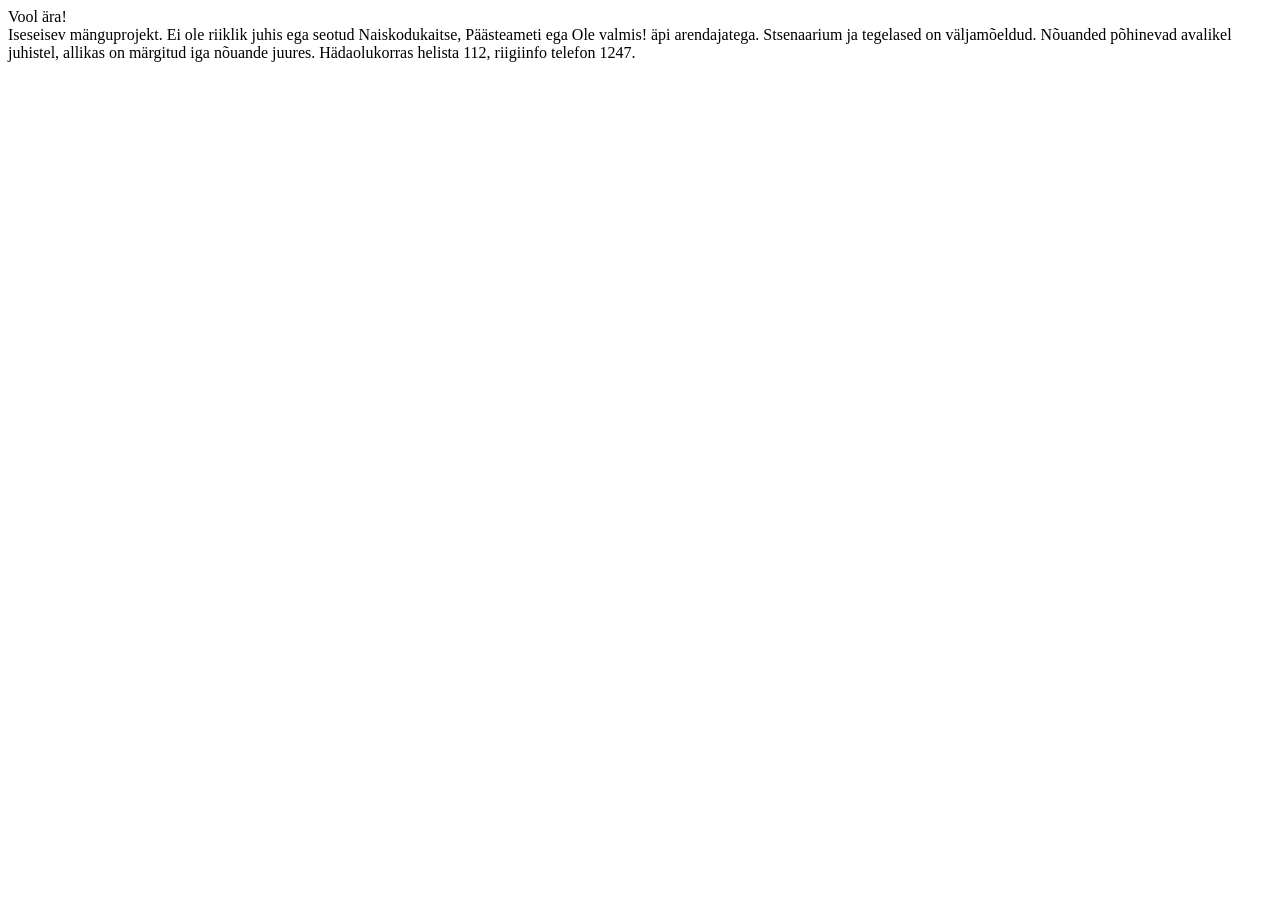
<file: vool-ara/src/template.html>
<!DOCTYPE html>
<html lang="et">
<head>
<meta charset="utf-8">
<meta name="viewport" content="width=device-width, initial-scale=1">
<title>Vool ära!</title>
<meta name="description" content="Mäng ühest väga pimedast nädalavahetusest. Sinu pere, sinu kodu, 62 tundi ilma elektrita.">
<meta property="og:title" content="Vool ära!">
<meta property="og:description" content="Torm, sinu pere ja 62 tundi pimedust. Kaheksa otsust, umbes kuus minutit.">
<link rel="preconnect" href="https://fonts.googleapis.com">
<link rel="preconnect" href="https://fonts.gstatic.com" crossorigin>
<link href="https://fonts.googleapis.com/css2?family=Atkinson+Hyperlegible:wght@400;700&family=Bricolage+Grotesque:opsz,wght@12..96,500..800&display=swap" rel="stylesheet">
<style>/*CSS*/</style>
</head>
<body>
<div id="blackout" aria-hidden="true"></div>
<div class="wrap">
  <header class="top">
    <span class="brand">Vool ära!</span>
    <span class="fam" id="famline"></span>
  </header>
  <div class="hud" id="hud" hidden></div>
  <main id="main" tabindex="-1"></main>
  <noscript><p>See mäng vajab JavaScripti.</p></noscript>
  <footer class="foot" id="foot">Iseseisev mänguprojekt. Ei ole riiklik juhis ega seotud Naiskodukaitse, Päästeameti ega Ole valmis! äpi arendajatega. Stsenaarium ja tegelased on väljamõeldud. Nõuanded põhinevad avalikel juhistel, allikas on märgitud iga nõuande juures. Hädaolukorras helista 112, riigiinfo telefon 1247.</footer>
</div>

<script>
/*JS*/
</script>
</body>
</html>
</file>
<file: assets/css/styles.css>
body {
	font: 20px/48px -apple-system, BlinkMacSystemFont, "HelveticaNeue-Light", "Helvetica Neue", "HelveticaNeue", Helvetica, Arial, sans-serif;
	color: #272333;
	background: #FFC819;
	line-height: 140%;
	text-align: center;
}
h1, h2, p, #footer {
	width: 624px;
	margin-left: 192px;
}
h1 {
	font-size: 48px;
	line-height: 120%;
	font-weight: bold;
	padding: 0;
	margin-top: 104px;
	margin-bottom: 48px;
}
h2 {
	font-size: 28px;
	font-weight: bold;
	opacity: 0.7;
	margin-bottom: 0;
}
p, ul {
	margin-bottom: 16px;
}
a {
	color: #272333;
	text-decoration: none;
}
a:hover {
	text-decoration: none;
}
#wrapper {
	width: 1008px;
	margin: 80px auto 0 auto;
	padding-bottom: 100px;
}
.companies {
	margin: 80px 0;
	overflow: hidden;
	padding: 32px 24px;
}
.companies.alumni {
	display: grid;
	grid-template-columns: repeat(3, 304px);
	gap: 16px;
}
.companies.alumni .company_outer,
.companies.alumni .company_wrap {
	float: none;
	margin: 0;
}
.company_outer {
	float: left;
	width: 304px;
	height: 200px;
	background: rgba(0, 0, 0, 0.08);
	margin: 8px;
	border-radius: 6px;
	box-shadow: 0 16px 32px rgba(39, 35, 51, 0.08);
}
.company_inner {
	background-color: #ffffff;
	width: 100%;
	height: 199px;
	border-radius: 6px;
	box-shadow: 0 1px rgba(0, 0, 0, 0.08);
	background-position: center center;
	background-repeat: no-repeat;
}
.company_wrap {
	float: left;
	width: 304px;
	margin: 8px;
}
.company_wrap .company_outer {
	float: none;
	width: auto;
	margin: 0;
}
.exit_caption {
	font-size: 13px;
	line-height: 140%;
	margin-top: 8px;
	opacity: 0.6;
}
.exit_caption a {
	text-decoration: underline;
}
.exit_caption a:hover {
	opacity: 0.8;
}
.company_inner.roleo{
	background-image: url(../logos/roleo.svg);
}
.company_inner.lendurai{
	background-image: url(../logos/lendurai.svg);
}
.company_inner.soldera{
	background-image: url(../logos/soldera.svg);
}
.company_inner.axiology{
	background-image: url(../logos/axiology.svg);
}
.company_inner.esgrid{
	background-image: url(../logos/esgrid.svg);
}
.company_inner.krattworks{
	background-image: url(../logos/krattworks.svg);
}
.company_inner.enzum{
	background-image: url(../logos/enzum.svg);
}
.company_inner.simlai{
	background-image: url(../logos/simlai.svg);
}
.company_inner.biomatter{
	background-image: url(../logos/biomatter.svg);
}
.company_inner.fertifa{
	background-image: url(../logos/fertifa.svg);
}
.company_inner.valuespace{
	background-image: url(../logos/valuespace.svg);
}
.company_inner.ligence{
	background-image: url(../logos/ligence.svg);
}
.company_inner.superface{
	background-image: url(../logos/superface.svg);
}
.company_inner.deepflare{
	background-image: url(../logos/deepflare.svg);
}
.company_inner.plural{
	background-image: url(../logos/plural.svg);
}
.company_inner.snabb{
	background-image: url(../logos/snabb.svg);
}
.company_inner.blackswan{
	background-image: url(../logos/blackswan.svg);
}
.company_inner.kwota{
	background-image: url(../logos/kwota.svg);
}
.company_inner.beamline{
	background-image: url(../logos/beamline.svg);
}
.company_inner.koos{
	background-image: url(../logos/koos.svg);
}
.company_inner.solidworld{
	background-image: url(../logos/solidworld.svg);
}
.company_inner.dillali {
	background-image: url(../logos/dillali.svg);
}
.company_inner.planet42 {
	background-image: url(../logos/planet42.svg);
}
.company_inner.sfv {
	background-image: url(../logos/sfv.svg);
}
.company_inner.tinyseed {
	background-image: url(../logos/tinyseed.svg);
}
.company_inner.grunfin {
	background-image: url(../logos/grunfin.svg);
}
.company_inner.reverse-resources {
	background-image: url(../logos/reverse-resources.svg);
}
.company_inner.outvio {
	background-image: url(../logos/outvio.svg);
}
.company_inner.fleetguru {
	background-image: url(../logos/fleetguru.svg);
}
.company_inner.ender-turing {
	background-image: url(../logos/ender-turing.svg);
}
.company_inner.barking {
	background-image: url(../logos/barking.svg);
}
.company_inner.woola {
	background-image: url(../logos/woola.svg);
}
.company_inner.wowflow {
	background-image: url(../logos/wowflow.svg);
}
.company_inner.drivex {
	background-image: url(../logos/drivex.svg);
}
.company_inner.memgraph {
	background-image: url(../logos/memgraph.svg);
}
.company_inner.fyma {
	background-image: url(../logos/fyma.svg);
}
.company_inner.visory {
	background-image: url(../logos/visory.svg);
}
.company_inner.sensusq {
	background-image: url(../logos/sensusq.svg);
}
.company_inner.patchstack {
	background-image: url(../logos/patchstack.svg);
}
.company_inner.eziil {
	background-image: url(../logos/eziil.svg);
}
.company_inner.warren {
	background-image: url(../logos/warren.svg);
}
.company_inner.moderan {
	background-image: url(../logos/moderan.svg);
}
.company_inner.dagshub {
	background-image: url(../logos/dagshub.svg);
}
.company_inner.remato {
	background-image: url(../logos/remato.svg);
}
.company_inner.interactio {
	background-image: url(../logos/interactio.svg);
}	
.company_inner.outfunnel {
	background-image: url(../logos/outfunnel.svg);
}
.company_inner.askrobin {
	background-image: url(../logos/askrobin.svg);
}
.company_inner.montonio {
	background-image: url(../logos/montonio.svg);
}
.company_inner.veriff {
	background-image: url(../logos/veriff.svg);
}
.company_inner.dashbird {
	background-image: url(../logos/dashbird.svg);
}
.company_inner.cachet {
	background-image: url(../logos/cachet.svg);
}
.company_inner.procurement_flow {
	background-image: url(../logos/procurement_flow.svg);
}
.company_inner.r8_tech {
	background-image: url(../logos/r8_tech.svg);
}
.company_inner.digital_sputnik {
	background-image: url(../logos/digital_sputnik.svg);
}
.company_inner.plus {
	background-image: url(../icons/plus.svg);
	background-color: #FFC819;
}
.links {
	margin-left: 344px;
	overflow: hidden;
}
li {
	float: left;
	width: 88px;
	margin: 8px;
}
#footer {
	font-size: 12px;
	line-height: 24px;
	letter-spacing: 3px;
	text-transform: uppercase;
	opacity: .4;
	margin-top: 36px;
}

@media (max-width: 1024px) {
	h1, h2, p, #footer {
		width: 624px;
		margin-left: 58px;
	}
	#wrapper {
		width: 768px;
	}
	.company_outer {
		width: 224px;
		height: 144px;
	}
	.company_wrap {
		width: 224px;
	}
	.company_inner {
		height: 143px;
	}
	.companies.alumni {
		grid-template-columns: repeat(3, 224px);
	}
	.links {
		margin-left: 224px;
	}
}

@media (max-width: 760px) {
	body {
		font-size: 16px;
	}
	h1, h2, p, #footer, .company_outer, .company_wrap {
		width: 88%;
		margin-left: 6%;
	}
	h1 {
		font-size: 36px;
		margin-top: 40px;
	}
	#wrapper {
		width: 100%;
		margin-top: 40px;
	}
	.companies {
		margin: 40px 0;
	}
	.companies.alumni {
		grid-template-columns: 1fr;
		justify-items: center;
	}
	.links {
		width: 66%;
		margin-left: 17%;
	}
	li {
		width: 33%;
		margin: 8px 0;
	}
}
</file>
